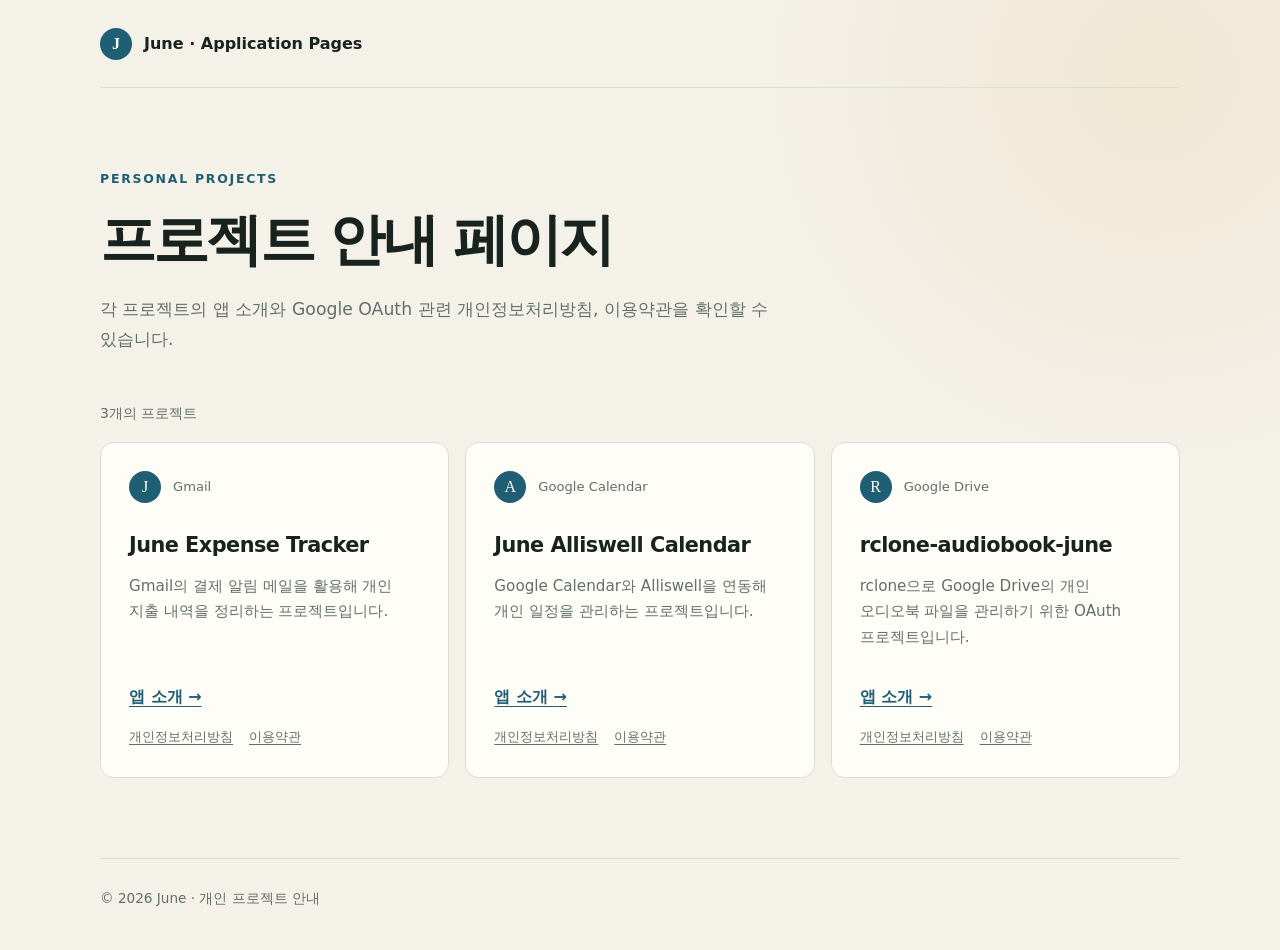
<file: index.html>
<!doctype html>
<html lang="ko">
  <head>
    <meta charset="utf-8" />
    <meta name="viewport" content="width=device-width, initial-scale=1" />
    <meta
      name="description"
      content="June 개인 프로젝트의 앱 소개, 개인정보처리방침, 이용약관을 한곳에서 확인하세요."
    />
    <title>June — 프로젝트 안내</title>
    <style>
      :root {
        color-scheme: light;
        --ink: #18231f;
        --muted: #62706a;
        --paper: #f4f1e9;
        --surface: #fffdf8;
        --accent: #1e5f74;
        --line: #d8ded8;
      }

      * { box-sizing: border-box; }

      body {
        margin: 0;
        color: var(--ink);
        background:
          radial-gradient(circle at 90% 8%, #d9a44120, transparent 25rem),
          var(--paper);
        font-family: system-ui, -apple-system, BlinkMacSystemFont, "Segoe UI", sans-serif;
        line-height: 1.7;
        word-break: keep-all;
        overflow-wrap: anywhere;
      }

      a { color: inherit; text-underline-offset: 0.25em; }
      a:focus-visible { outline: 3px solid #d9a441; outline-offset: 5px; }

      .site-header, main, footer {
        width: min(calc(100% - 2.5rem), 1080px);
        margin-inline: auto;
      }

      .site-header {
        display: flex;
        align-items: center;
        gap: 0.75rem;
        min-height: 5.5rem;
        border-bottom: 1px solid var(--line);
        font-weight: 750;
      }

      .brand-mark, .project-mark {
        display: grid;
        flex-shrink: 0;
        place-items: center;
        width: 2rem;
        height: 2rem;
        border-radius: 50%;
        color: white;
        background: var(--accent);
        font-family: Georgia, "Times New Roman", serif;
      }

      .hero { padding: 5rem 0 3rem; }
      .eyebrow {
        margin: 0 0 1rem;
        color: var(--accent);
        font-size: 0.78rem;
        font-weight: 800;
        letter-spacing: 0.14em;
      }

      h1 {
        margin: 0 0 1.25rem;
        font-size: clamp(2rem, 5vw, 3.5rem);
        line-height: 1.25;
        letter-spacing: -0.05em;
      }

      .lead { max-width: 42rem; margin: 0; color: var(--muted); font-size: 1.08rem; }
      .project-count { margin: 0 0 1rem; color: var(--muted); font-size: 0.88rem; }

      .project-grid {
        display: grid;
        grid-template-columns: repeat(3, minmax(0, 1fr));
        gap: 1rem;
        padding-bottom: 5rem;
      }

      .project {
        display: flex;
        flex-direction: column;
        padding: 1.75rem;
        border: 1px solid var(--line);
        border-radius: 0.85rem;
        background: var(--surface);
      }

      .project-top { display: flex; align-items: center; gap: 0.75rem; margin-bottom: 1.75rem; }
      .service { color: var(--muted); font-size: 0.82rem; }
      h2 { margin: 0 0 0.85rem; font-size: 1.3rem; line-height: 1.4; letter-spacing: -0.025em; }
      h2 a { text-decoration: none; }
      h2 a:hover { color: var(--accent); text-decoration: underline; }
      .description { margin: 0 0 2rem; color: var(--muted); font-size: 0.95rem; }

      .project-links { margin-top: auto; }
      .home-link { display: inline-block; margin-bottom: 1rem; color: var(--accent); font-weight: 750; }
      .policy-links { display: flex; flex-wrap: wrap; gap: 0.5rem 1rem; font-size: 0.82rem; color: var(--muted); }
      footer { padding: 1.75rem 0 2.5rem; border-top: 1px solid var(--line); color: var(--muted); font-size: 0.85rem; }

      @media (max-width: 900px) {
        .project-grid { grid-template-columns: 1fr; }
        .project-top { margin-bottom: 1rem; }
        .description { margin-bottom: 1.5rem; }
      }

      @media (max-width: 480px) {
        .hero { padding-top: 3.5rem; }
        .project { padding: 1.4rem; }
      }
    </style>
  </head>
  <body>
    <header class="site-header">
      <span class="brand-mark" aria-hidden="true">J</span>
      <span>June · Application Pages</span>
    </header>

    <main>
      <section class="hero" aria-labelledby="page-title">
        <p class="eyebrow">PERSONAL PROJECTS</p>
        <h1 id="page-title">프로젝트 안내 페이지</h1>
        <p class="lead">
          각 프로젝트의 앱 소개와 Google OAuth 관련 개인정보처리방침,
          이용약관을 확인할 수 있습니다.
        </p>
      </section>

      <p class="project-count">3개의 프로젝트</p>
      <section class="project-grid" aria-label="프로젝트 목록">
        <article class="project" aria-labelledby="expense-title">
          <div class="project-top">
            <span class="project-mark" aria-hidden="true">J</span>
            <span class="service">Gmail</span>
          </div>
          <h2 id="expense-title"><a href="./june-expense-tracker/">June Expense Tracker</a></h2>
          <p class="description">Gmail의 결제 알림 메일을 활용해 개인 지출 내역을 정리하는 프로젝트입니다.</p>
          <nav class="project-links" aria-label="June Expense Tracker 페이지">
            <a class="home-link" href="./june-expense-tracker/">앱 소개 <span aria-hidden="true">→</span></a>
            <div class="policy-links">
              <a href="./june-expense-tracker/privacy.html">개인정보처리방침</a>
              <a href="./june-expense-tracker/terms.html">이용약관</a>
            </div>
          </nav>
        </article>

        <article class="project" aria-labelledby="calendar-title">
          <div class="project-top">
            <span class="project-mark" aria-hidden="true">A</span>
            <span class="service">Google Calendar</span>
          </div>
          <h2 id="calendar-title"><a href="./june-alliswell-calendar/">June Alliswell Calendar</a></h2>
          <p class="description">Google Calendar와 Alliswell을 연동해 개인 일정을 관리하는 프로젝트입니다.</p>
          <nav class="project-links" aria-label="June Alliswell Calendar 페이지">
            <a class="home-link" href="./june-alliswell-calendar/">앱 소개 <span aria-hidden="true">→</span></a>
            <div class="policy-links">
              <a href="./june-alliswell-calendar/privacy.html">개인정보처리방침</a>
              <a href="./june-alliswell-calendar/terms.html">이용약관</a>
            </div>
          </nav>
        </article>

        <article class="project" aria-labelledby="rclone-title">
          <div class="project-top">
            <span class="project-mark" aria-hidden="true">R</span>
            <span class="service">Google Drive</span>
          </div>
          <h2 id="rclone-title"><a href="./rclone-audiobook-june/">rclone-audiobook-june</a></h2>
          <p class="description">rclone으로 Google Drive의 개인 오디오북 파일을 관리하기 위한 OAuth 프로젝트입니다.</p>
          <nav class="project-links" aria-label="rclone-audiobook-june 페이지">
            <a class="home-link" href="./rclone-audiobook-june/">앱 소개 <span aria-hidden="true">→</span></a>
            <div class="policy-links">
              <a href="./rclone-audiobook-june/privacy.html">개인정보처리방침</a>
              <a href="./rclone-audiobook-june/terms.html">이용약관</a>
            </div>
          </nav>
        </article>
      </section>
    </main>

    <footer>© 2026 June · 개인 프로젝트 안내</footer>
  </body>
</html>
</file>
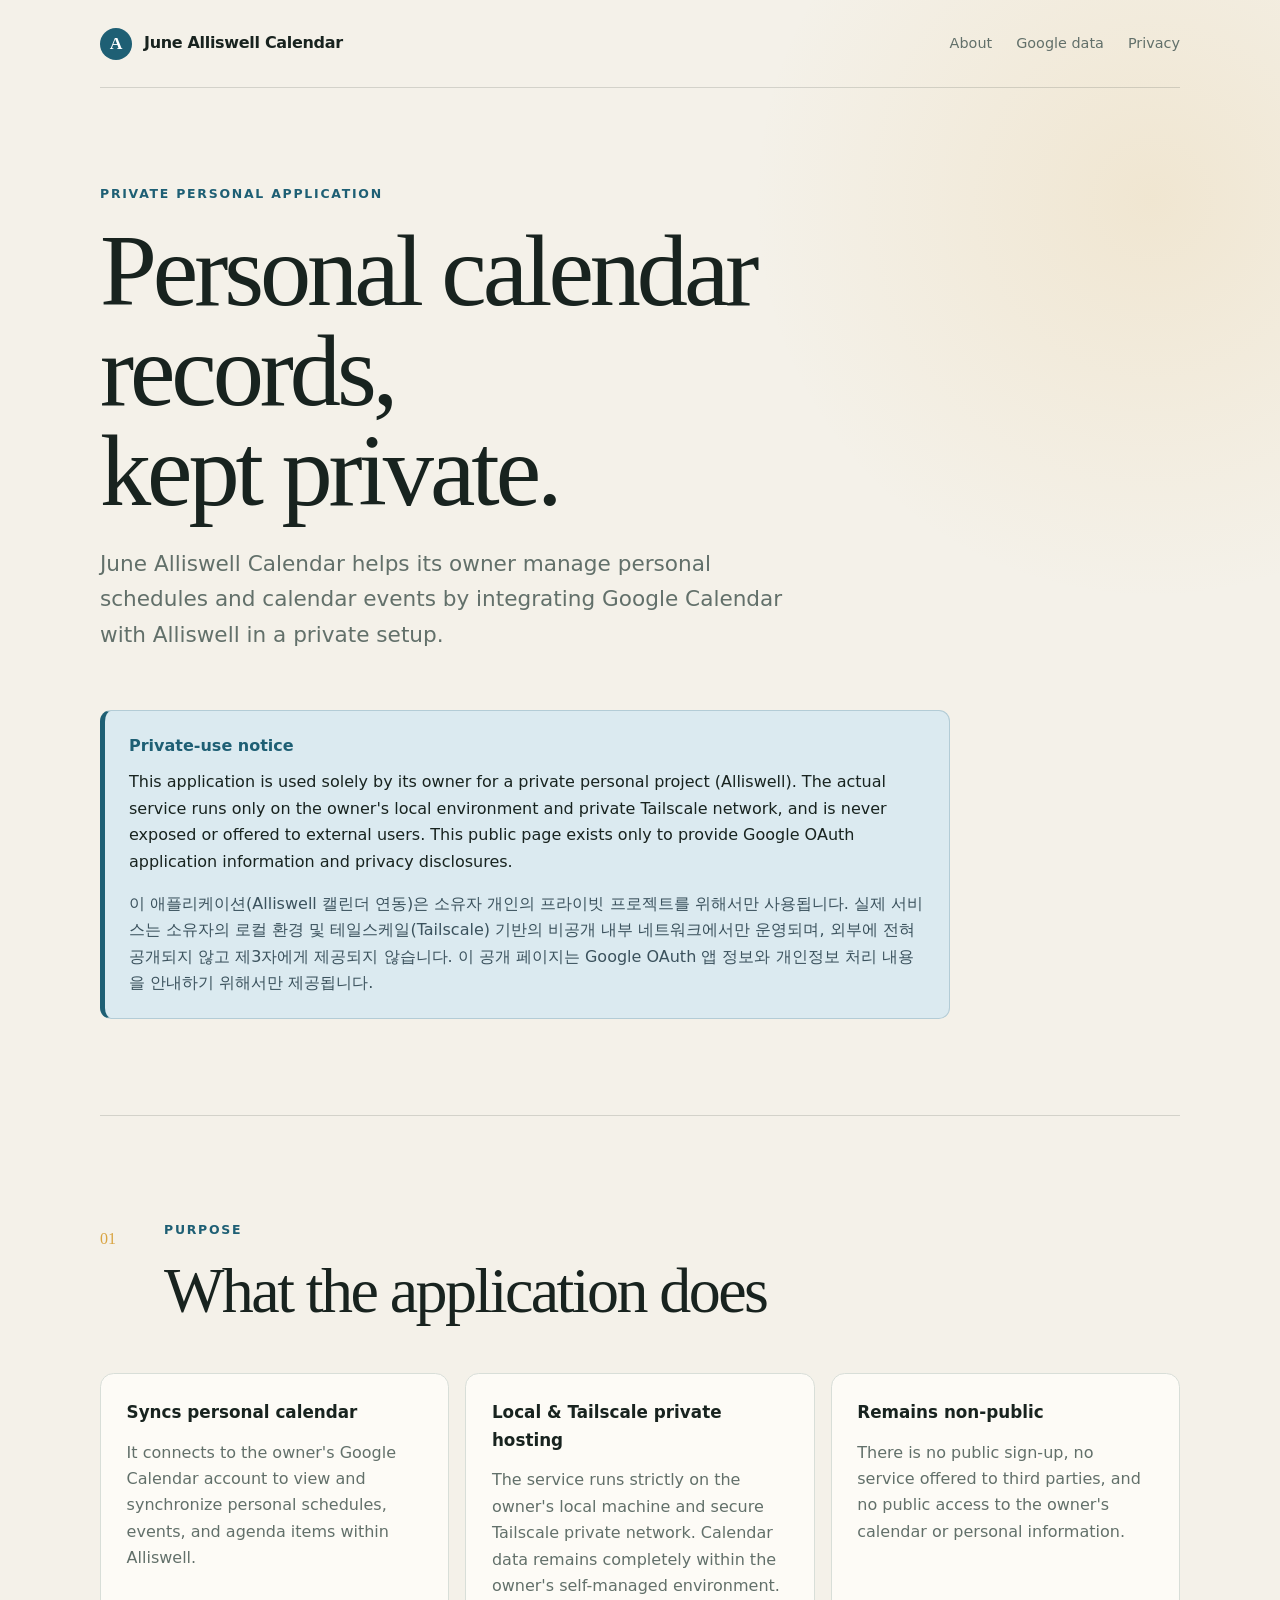
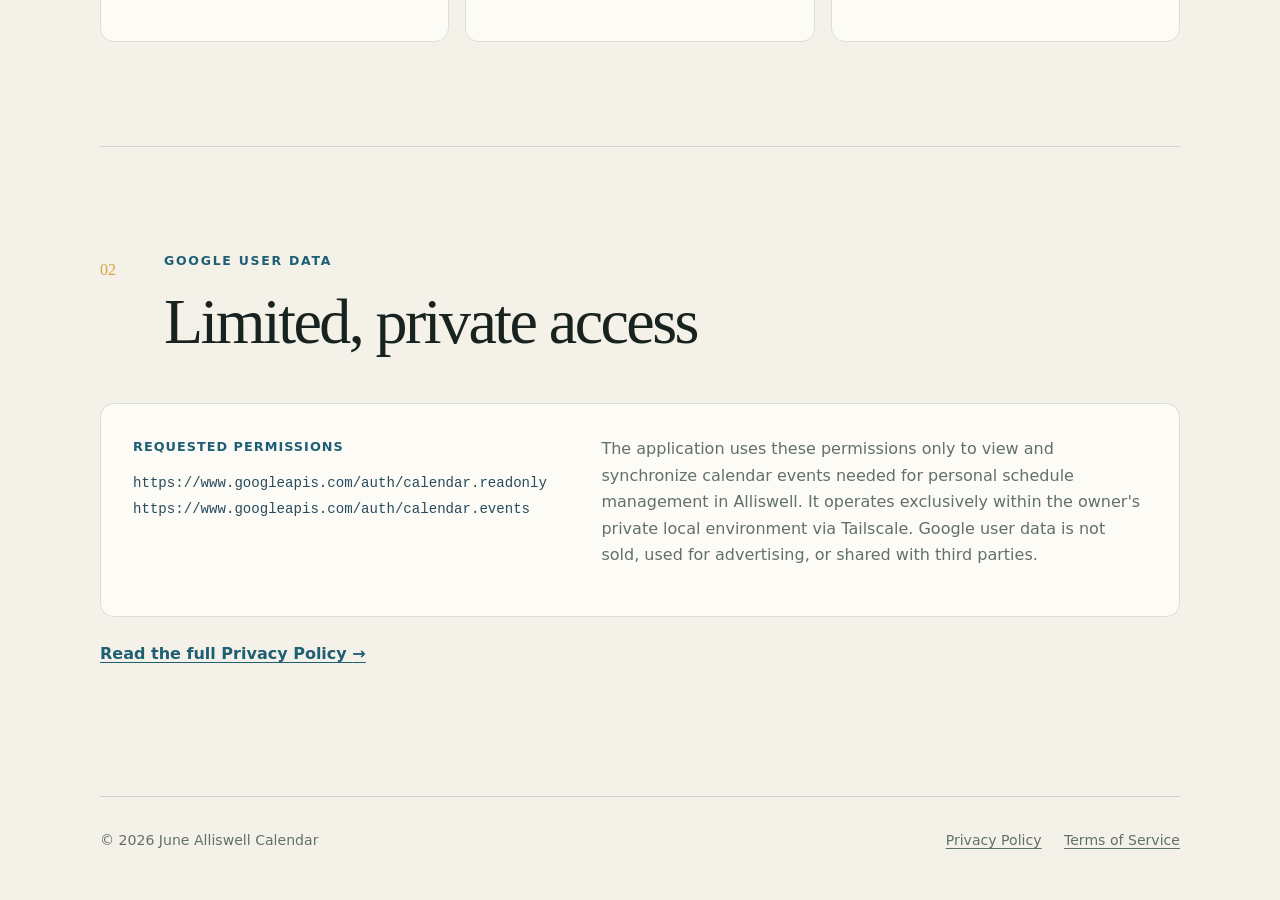
<file: june-alliswell-calendar/index.html>
<!doctype html>
<html lang="en">
  <head>
    <meta charset="utf-8" />
    <meta name="viewport" content="width=device-width, initial-scale=1" />
    <meta
      name="description"
      content="June Alliswell Calendar is a private, non-public personal calendar integration service for Alliswell that accesses Google Calendar strictly on a local environment via Tailscale."
    />
    <meta name="robots" content="index,follow" />
    <title>June Alliswell Calendar</title>
    <link rel="stylesheet" href="./styles.css" />
  </head>
  <body>
    <header class="site-header">
      <a class="brand" href="./" aria-label="June Alliswell Calendar home">
        <span class="brand-mark" aria-hidden="true">A</span>
        <span>June Alliswell Calendar</span>
      </a>
      <nav aria-label="Primary navigation">
        <a href="#about">About</a>
        <a href="#google-data">Google data</a>
        <a href="./privacy.html">Privacy</a>
      </nav>
    </header>

    <main>
      <section class="hero" aria-labelledby="page-title">
        <div class="eyebrow">Private personal application</div>
        <h1 id="page-title">Personal calendar records,<br />kept private.</h1>
        <p class="lead">
          June Alliswell Calendar helps its owner manage personal schedules and
          calendar events by integrating Google Calendar with Alliswell in a
          private setup.
        </p>

        <div class="private-notice" role="note">
          <strong>Private-use notice</strong>
          <p>
            This application is used solely by its owner for a private personal
            project (Alliswell). The actual service runs only on the owner's
            local environment and private Tailscale network, and is never
            exposed or offered to external users. This public page exists only
            to provide Google OAuth application information and privacy
            disclosures.
          </p>
          <p lang="ko">
            이 애플리케이션(Alliswell 캘린더 연동)은 소유자 개인의 프라이빗
            프로젝트를 위해서만 사용됩니다. 실제 서비스는 소유자의 로컬 환경 및
            테일스케일(Tailscale) 기반의 비공개 내부 네트워크에서만 운영되며,
            외부에 전혀 공개되지 않고 제3자에게 제공되지 않습니다. 이 공개
            페이지는 Google OAuth 앱 정보와 개인정보 처리 내용을 안내하기
            위해서만 제공됩니다.
          </p>
        </div>
      </section>

      <section class="section" id="about" aria-labelledby="about-title">
        <div class="section-heading">
          <span>01</span>
          <div>
            <p class="kicker">Purpose</p>
            <h2 id="about-title">What the application does</h2>
          </div>
        </div>
        <div class="content-grid">
          <article class="info-card">
            <h3>Syncs personal calendar</h3>
            <p>
              It connects to the owner's Google Calendar account to view and
              synchronize personal schedules, events, and agenda items within
              Alliswell.
            </p>
          </article>
          <article class="info-card">
            <h3>Local &amp; Tailscale private hosting</h3>
            <p>
              The service runs strictly on the owner's local machine and secure
              Tailscale private network. Calendar data remains completely within
              the owner's self-managed environment.
            </p>
          </article>
          <article class="info-card">
            <h3>Remains non-public</h3>
            <p>
              There is no public sign-up, no service offered to third parties,
              and no public access to the owner's calendar or personal
              information.
            </p>
          </article>
        </div>
      </section>

      <section
        class="section data-section"
        id="google-data"
        aria-labelledby="data-title"
      >
        <div class="section-heading">
          <span>02</span>
          <div>
            <p class="kicker">Google user data</p>
            <h2 id="data-title">Limited, private access</h2>
          </div>
        </div>
        <div class="permission-panel">
          <div>
            <p class="permission-label">Requested permissions</p>
            <code>https://www.googleapis.com/auth/calendar.readonly</code><br />
            <code>https://www.googleapis.com/auth/calendar.events</code>
          </div>
          <p>
            The application uses these permissions only to view and synchronize
            calendar events needed for personal schedule management in
            Alliswell. It operates exclusively within the owner's private local
            environment via Tailscale. Google user data is not sold, used for
            advertising, or shared with third parties.
          </p>
        </div>
        <a class="text-link" href="./privacy.html">
          Read the full Privacy Policy <span aria-hidden="true">→</span>
        </a>
      </section>
    </main>

    <footer>
      <p>© 2026 June Alliswell Calendar</p>
      <div>
        <a href="./privacy.html">Privacy Policy</a>
        <a href="./terms.html">Terms of Service</a>
      </div>
    </footer>
  </body>
</html>
</file>
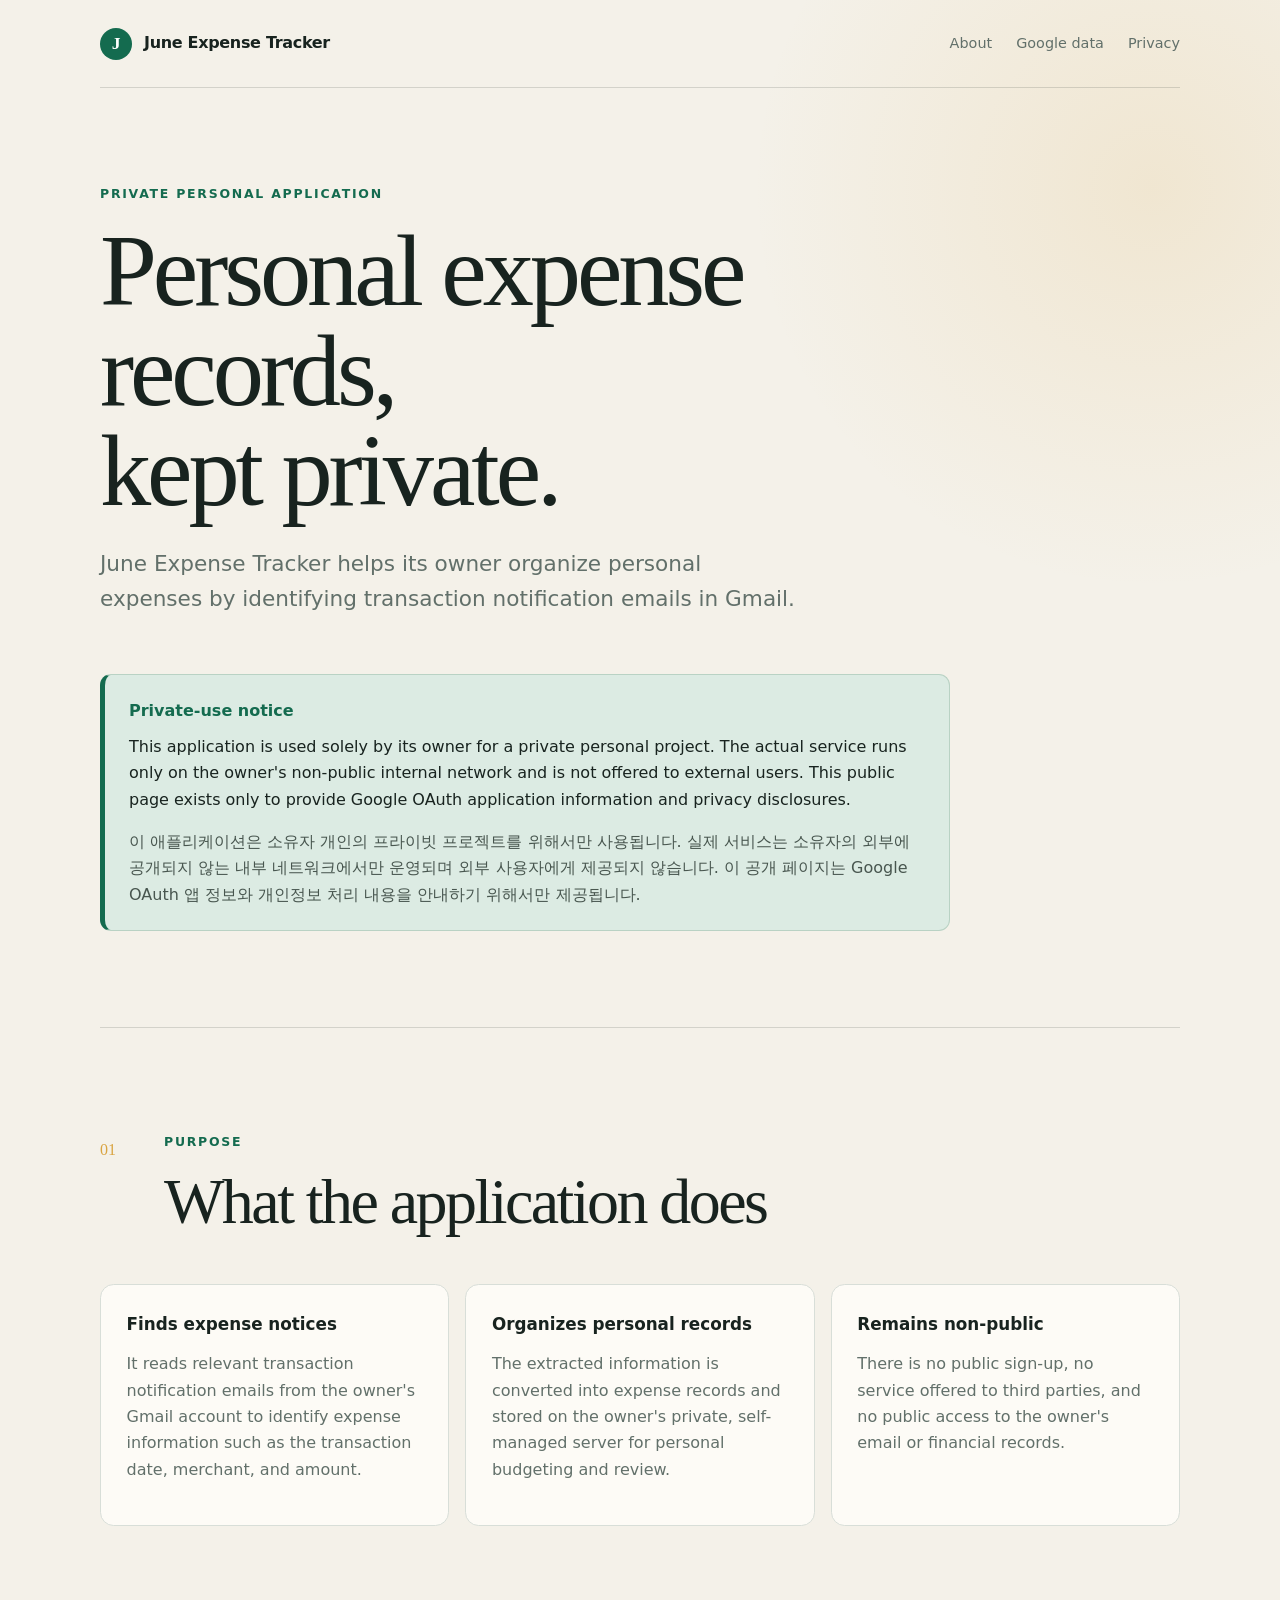
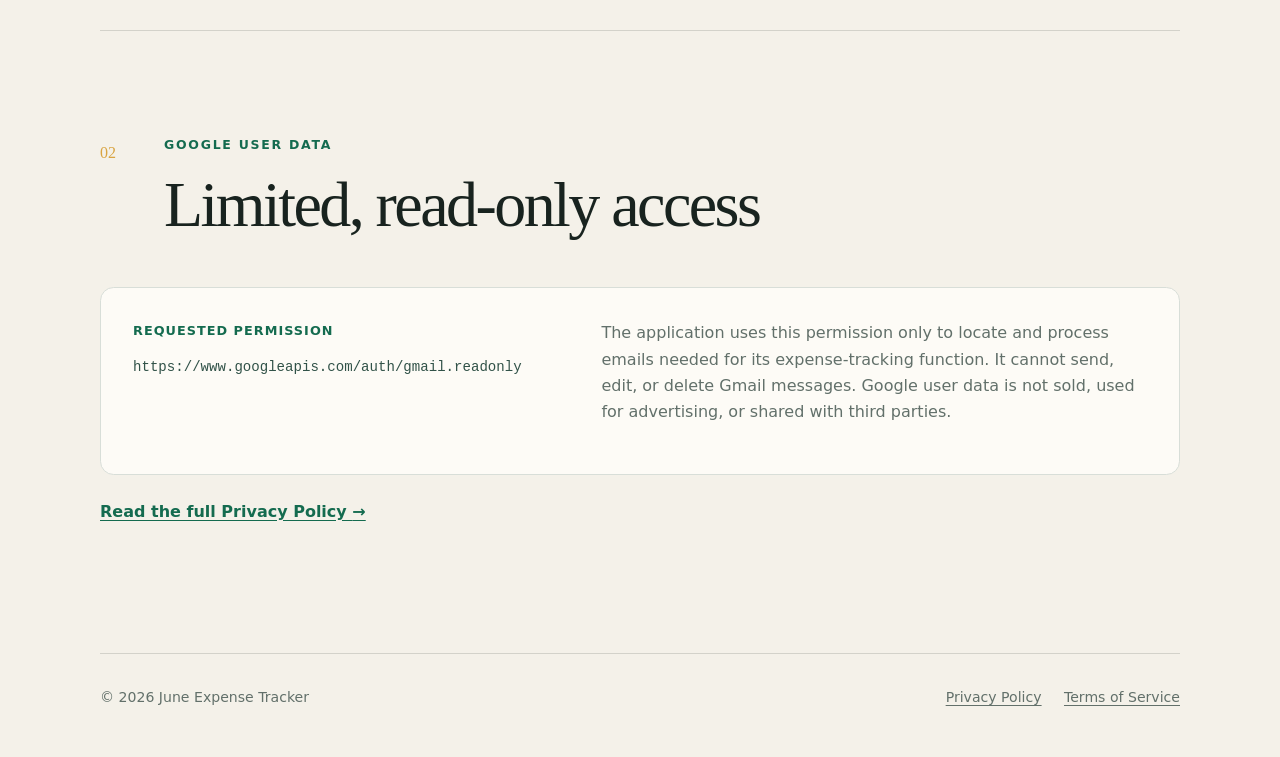
<file: june-expense-tracker/index.html>
<!doctype html>
<html lang="en">
  <head>
    <meta charset="utf-8" />
    <meta name="viewport" content="width=device-width, initial-scale=1" />
    <meta
      name="description"
      content="June Expense Tracker is a private, non-public personal expense tracking service that uses read-only Gmail access to identify expense notification emails."
    />
    <meta name="robots" content="index,follow" />
    <title>June Expense Tracker</title>
    <link rel="stylesheet" href="./styles.css" />
  </head>
  <body>
    <header class="site-header">
      <a class="brand" href="./" aria-label="June Expense Tracker home">
        <span class="brand-mark" aria-hidden="true">J</span>
        <span>June Expense Tracker</span>
      </a>
      <nav aria-label="Primary navigation">
        <a href="#about">About</a>
        <a href="#google-data">Google data</a>
        <a href="./privacy.html">Privacy</a>
      </nav>
    </header>

    <main>
      <section class="hero" aria-labelledby="page-title">
        <div class="eyebrow">Private personal application</div>
        <h1 id="page-title">Personal expense records,<br />kept private.</h1>
        <p class="lead">
          June Expense Tracker helps its owner organize personal expenses by
          identifying transaction notification emails in Gmail.
        </p>

        <div class="private-notice" role="note">
          <strong>Private-use notice</strong>
          <p>
            This application is used solely by its owner for a private personal
            project. The actual service runs only on the owner's non-public
            internal network and is not offered to external users. This public
            page exists only to provide Google OAuth application information
            and privacy disclosures.
          </p>
          <p lang="ko">
            이 애플리케이션은 소유자 개인의 프라이빗 프로젝트를 위해서만
            사용됩니다. 실제 서비스는 소유자의 외부에 공개되지 않는 내부
            네트워크에서만 운영되며 외부 사용자에게 제공되지 않습니다. 이
            공개 페이지는 Google OAuth 앱 정보와 개인정보 처리 내용을
            안내하기 위해서만 제공됩니다.
          </p>
        </div>
      </section>

      <section class="section" id="about" aria-labelledby="about-title">
        <div class="section-heading">
          <span>01</span>
          <div>
            <p class="kicker">Purpose</p>
            <h2 id="about-title">What the application does</h2>
          </div>
        </div>
        <div class="content-grid">
          <article class="info-card">
            <h3>Finds expense notices</h3>
            <p>
              It reads relevant transaction notification emails from the
              owner's Gmail account to identify expense information such as the
              transaction date, merchant, and amount.
            </p>
          </article>
          <article class="info-card">
            <h3>Organizes personal records</h3>
            <p>
              The extracted information is converted into expense records and
              stored on the owner's private, self-managed server for personal
              budgeting and review.
            </p>
          </article>
          <article class="info-card">
            <h3>Remains non-public</h3>
            <p>
              There is no public sign-up, no service offered to third parties,
              and no public access to the owner's email or financial records.
            </p>
          </article>
        </div>
      </section>

      <section class="section data-section" id="google-data" aria-labelledby="data-title">
        <div class="section-heading">
          <span>02</span>
          <div>
            <p class="kicker">Google user data</p>
            <h2 id="data-title">Limited, read-only access</h2>
          </div>
        </div>
        <div class="permission-panel">
          <div>
            <p class="permission-label">Requested permission</p>
            <code>https://www.googleapis.com/auth/gmail.readonly</code>
          </div>
          <p>
            The application uses this permission only to locate and process
            emails needed for its expense-tracking function. It cannot send,
            edit, or delete Gmail messages. Google user data is not sold, used
            for advertising, or shared with third parties.
          </p>
        </div>
        <a class="text-link" href="./privacy.html">
          Read the full Privacy Policy <span aria-hidden="true">→</span>
        </a>
      </section>
    </main>

    <footer>
      <p>© 2026 June Expense Tracker</p>
      <div>
        <a href="./privacy.html">Privacy Policy</a>
        <a href="./terms.html">Terms of Service</a>
      </div>
    </footer>
  </body>
</html>
</file>
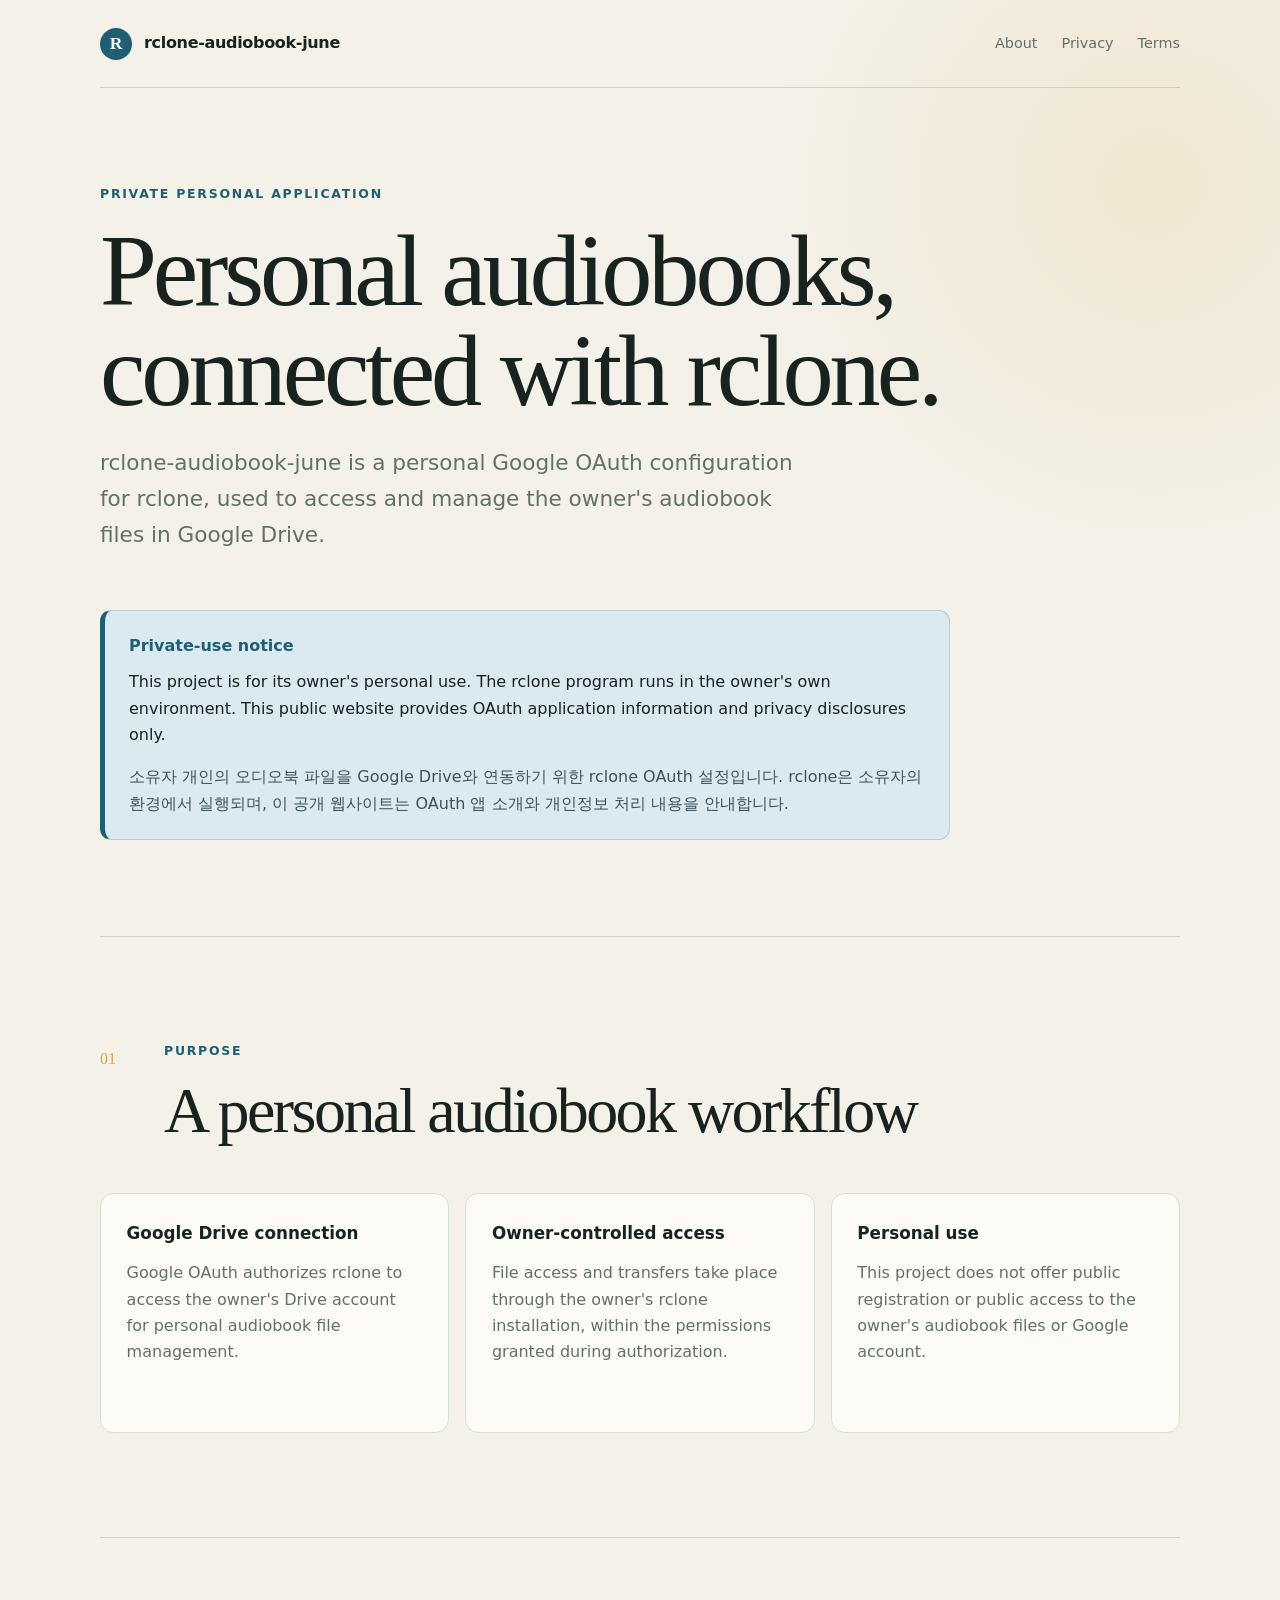
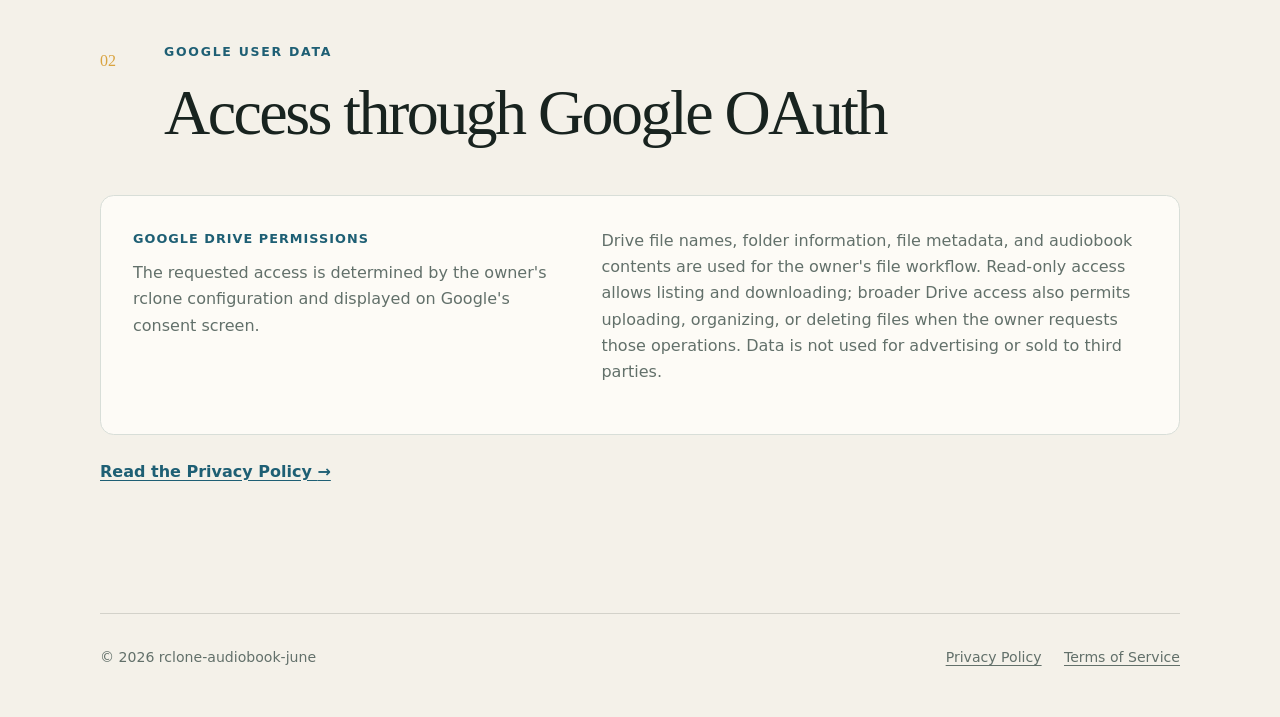
<file: rclone-audiobook-june/index.html>
<!doctype html>
<html lang="en">
  <head>
    <meta charset="utf-8" />
    <meta name="viewport" content="width=device-width, initial-scale=1" />
    <meta name="google-site-verification" content="88HrqnnAVqKRh6SgmZTwmrOM-KzNGGzuyTVOnzzhSkk" />
    <meta
      name="description"
      content="OAuth application information for rclone-audiobook-june, a personal rclone setup for managing audiobook files in Google Drive."
    />
    <title>rclone-audiobook-june</title>
    <link rel="stylesheet" href="./styles.css" />
  </head>
  <body>
    <header class="site-header">
      <a class="brand" href="./" aria-label="rclone-audiobook-june home">
        <span class="brand-mark" aria-hidden="true">R</span>
        <span>rclone-audiobook-june</span>
      </a>
      <nav aria-label="Primary navigation">
        <a href="#about">About</a>
        <a href="./privacy.html">Privacy</a>
        <a href="./terms.html">Terms</a>
      </nav>
    </header>

    <main>
      <section class="hero" aria-labelledby="page-title">
        <div class="eyebrow">Private personal application</div>
        <h1 id="page-title">Personal audiobooks,<br />connected with rclone.</h1>
        <p class="lead">
          rclone-audiobook-june is a personal Google OAuth configuration for
          rclone, used to access and manage the owner's audiobook files in
          Google Drive.
        </p>
        <div class="private-notice" role="note">
          <strong>Private-use notice</strong>
          <p>
            This project is for its owner's personal use. The rclone program
            runs in the owner's own environment. This public website provides
            OAuth application information and privacy disclosures only.
          </p>
          <p lang="ko">
            소유자 개인의 오디오북 파일을 Google Drive와 연동하기 위한 rclone
            OAuth 설정입니다. rclone은 소유자의 환경에서 실행되며, 이 공개
            웹사이트는 OAuth 앱 소개와 개인정보 처리 내용을 안내합니다.
          </p>
        </div>
      </section>

      <section class="section" id="about" aria-labelledby="about-title">
        <div class="section-heading">
          <span>01</span>
          <div>
            <p class="kicker">Purpose</p>
            <h2 id="about-title">A personal audiobook workflow</h2>
          </div>
        </div>
        <div class="content-grid">
          <article class="info-card">
            <h3>Google Drive connection</h3>
            <p>
              Google OAuth authorizes rclone to access the owner's Drive
              account for personal audiobook file management.
            </p>
          </article>
          <article class="info-card">
            <h3>Owner-controlled access</h3>
            <p>
              File access and transfers take place through the owner's rclone
              installation, within the permissions granted during authorization.
            </p>
          </article>
          <article class="info-card">
            <h3>Personal use</h3>
            <p>
              This project does not offer public registration or public access
              to the owner's audiobook files or Google account.
            </p>
          </article>
        </div>
      </section>

      <section class="section data-section" aria-labelledby="data-title">
        <div class="section-heading">
          <span>02</span>
          <div>
            <p class="kicker">Google user data</p>
            <h2 id="data-title">Access through Google OAuth</h2>
          </div>
        </div>
        <div class="permission-panel">
          <div>
            <p class="permission-label">Google Drive permissions</p>
            <p>
              The requested access is determined by the owner's rclone
              configuration and displayed on Google's consent screen.
            </p>
          </div>
          <p>
            Drive file names, folder information, file metadata, and audiobook
            contents are used for the owner's file workflow. Read-only access
            allows listing and downloading; broader Drive access also permits
            uploading, organizing, or deleting files when the owner requests
            those operations. Data is not used for advertising or sold to
            third parties.
          </p>
        </div>
        <a class="text-link" href="./privacy.html">
          Read the Privacy Policy <span aria-hidden="true">→</span>
        </a>
      </section>
    </main>

    <footer>
      <p>© 2026 rclone-audiobook-june</p>
      <div>
        <a href="./privacy.html">Privacy Policy</a>
        <a href="./terms.html">Terms of Service</a>
      </div>
    </footer>
  </body>
</html>
</file>
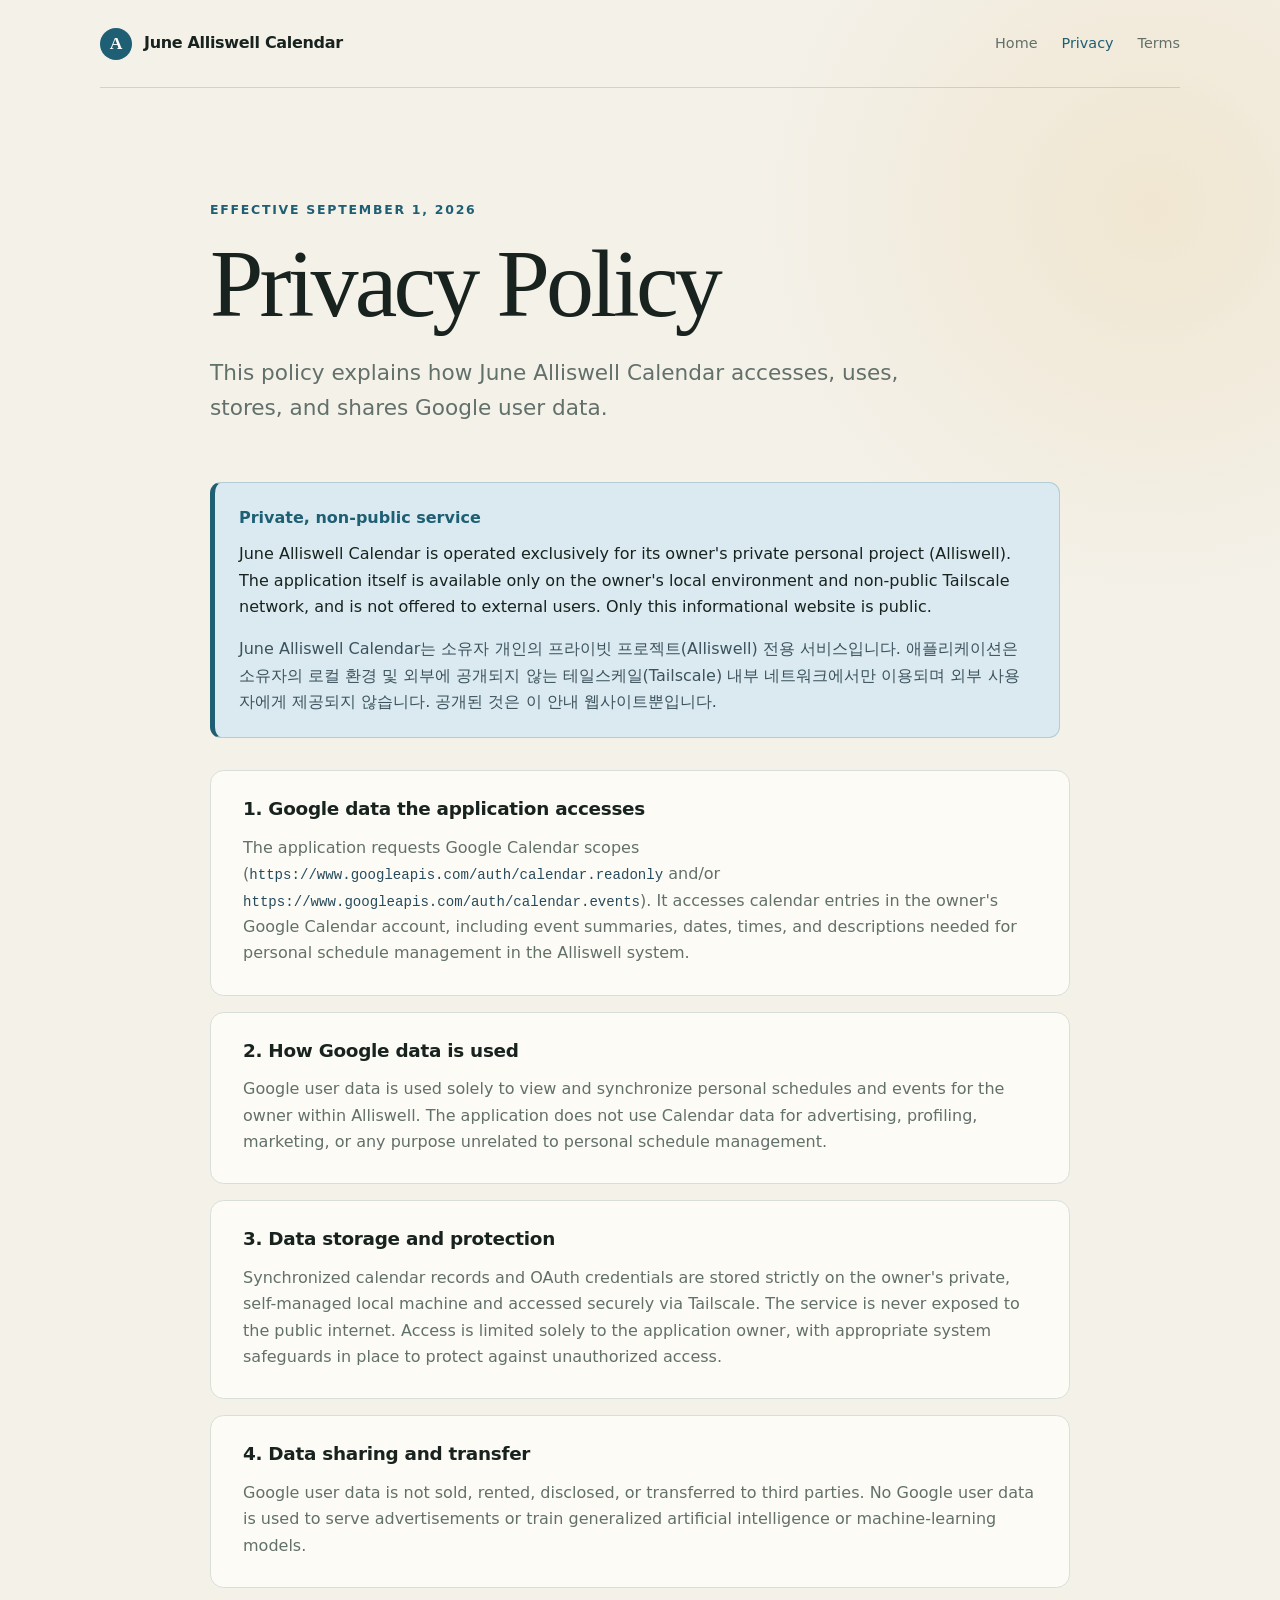
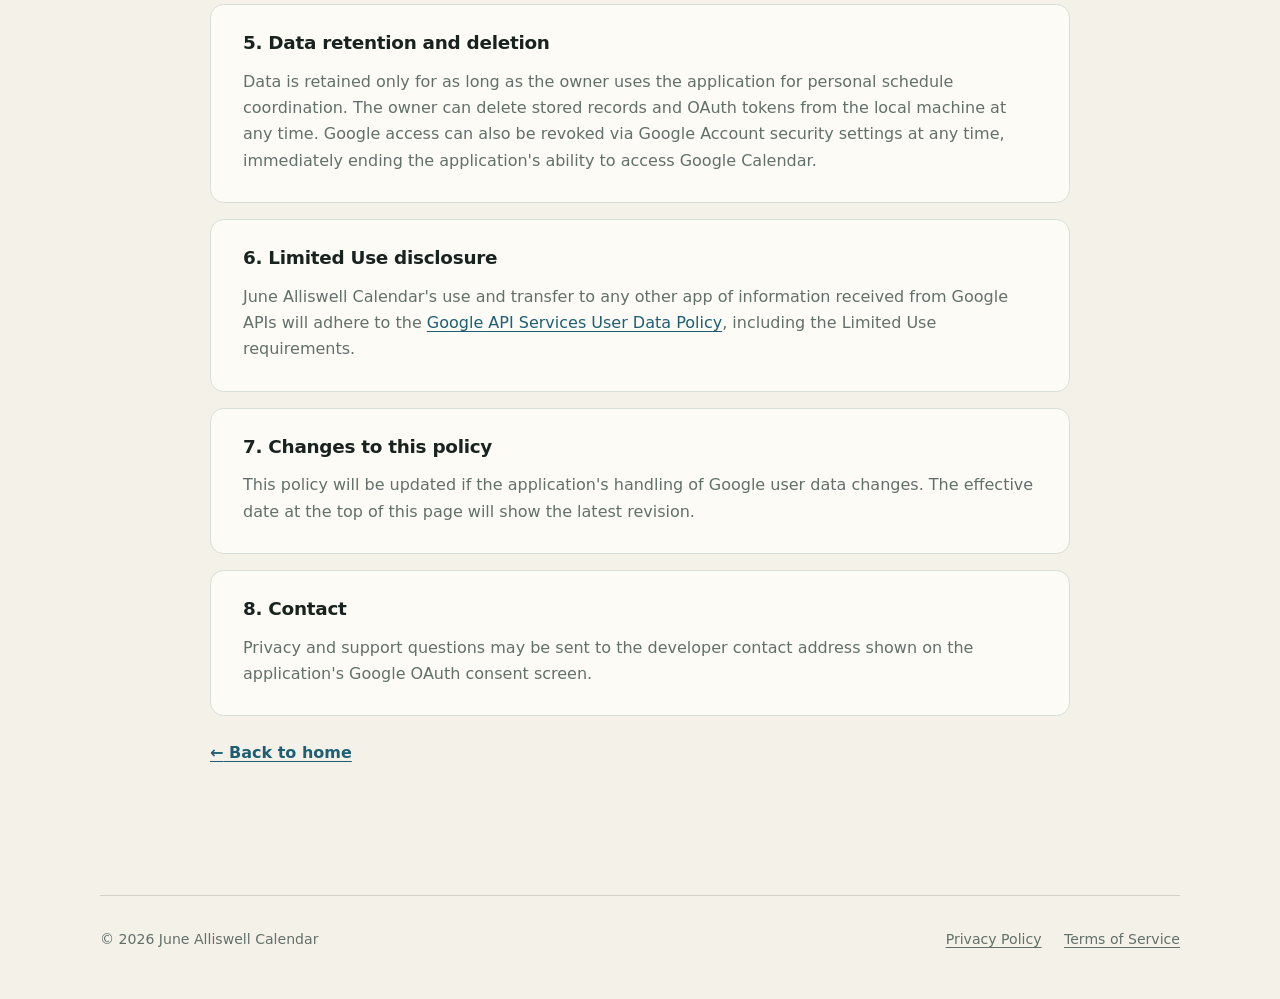
<file: june-alliswell-calendar/privacy.html>
<!doctype html>
<html lang="en">
  <head>
    <meta charset="utf-8" />
    <meta name="viewport" content="width=device-width, initial-scale=1" />
    <meta
      name="description"
      content="Privacy Policy for June Alliswell Calendar, a private and non-public personal calendar integration application."
    />
    <meta name="robots" content="index,follow" />
    <title>Privacy Policy — June Alliswell Calendar</title>
    <link rel="stylesheet" href="./styles.css" />
  </head>
  <body>
    <header class="site-header">
      <a class="brand" href="./" aria-label="June Alliswell Calendar home">
        <span class="brand-mark" aria-hidden="true">A</span>
        <span>June Alliswell Calendar</span>
      </a>
      <nav aria-label="Primary navigation">
        <a href="./">Home</a>
        <a aria-current="page" href="./privacy.html">Privacy</a>
        <a href="./terms.html">Terms</a>
      </nav>
    </header>

    <main class="policy-page">
      <header class="policy-intro">
        <p class="kicker">Effective September 1, 2026</p>
        <h1>Privacy Policy</h1>
        <p class="lead">
          This policy explains how June Alliswell Calendar accesses, uses,
          stores, and shares Google user data.
        </p>
      </header>

      <aside class="private-notice" role="note">
        <strong>Private, non-public service</strong>
        <p>
          June Alliswell Calendar is operated exclusively for its owner's
          private personal project (Alliswell). The application itself is
          available only on the owner's local environment and non-public
          Tailscale network, and is not offered to external users. Only this
          informational website is public.
        </p>
        <p lang="ko">
          June Alliswell Calendar는 소유자 개인의 프라이빗 프로젝트(Alliswell)
          전용 서비스입니다. 애플리케이션은 소유자의 로컬 환경 및 외부에
          공개되지 않는 테일스케일(Tailscale) 내부 네트워크에서만 이용되며 외부
          사용자에게 제공되지 않습니다. 공개된 것은 이 안내 웹사이트뿐입니다.
        </p>
      </aside>

      <div class="policy-content">
        <section>
          <h2>1. Google data the application accesses</h2>
          <p>
            The application requests Google Calendar scopes (<code
              >https://www.googleapis.com/auth/calendar.readonly</code
            >
            and/or
            <code>https://www.googleapis.com/auth/calendar.events</code>). It
            accesses calendar entries in the owner's Google Calendar account,
            including event summaries, dates, times, and descriptions needed for
            personal schedule management in the Alliswell system.
          </p>
        </section>

        <section>
          <h2>2. How Google data is used</h2>
          <p>
            Google user data is used solely to view and synchronize personal
            schedules and events for the owner within Alliswell. The application
            does not use Calendar data for advertising, profiling, marketing, or
            any purpose unrelated to personal schedule management.
          </p>
        </section>

        <section>
          <h2>3. Data storage and protection</h2>
          <p>
            Synchronized calendar records and OAuth credentials are stored
            strictly on the owner's private, self-managed local machine and
            accessed securely via Tailscale. The service is never exposed to the
            public internet. Access is limited solely to the application owner,
            with appropriate system safeguards in place to protect against
            unauthorized access.
          </p>
        </section>

        <section>
          <h2>4. Data sharing and transfer</h2>
          <p>
            Google user data is not sold, rented, disclosed, or transferred to
            third parties. No Google user data is used to serve advertisements
            or train generalized artificial intelligence or machine-learning
            models.
          </p>
        </section>

        <section>
          <h2>5. Data retention and deletion</h2>
          <p>
            Data is retained only for as long as the owner uses the application
            for personal schedule coordination. The owner can delete stored
            records and OAuth tokens from the local machine at any time. Google
            access can also be revoked via Google Account security settings at
            any time, immediately ending the application's ability to access
            Google Calendar.
          </p>
        </section>

        <section>
          <h2>6. Limited Use disclosure</h2>
          <p>
            June Alliswell Calendar's use and transfer to any other app of
            information received from Google APIs will adhere to the
            <a
              href="https://developers.google.com/terms/api-services-user-data-policy"
              rel="noreferrer"
              >Google API Services User Data Policy</a
            >, including the Limited Use requirements.
          </p>
        </section>

        <section>
          <h2>7. Changes to this policy</h2>
          <p>
            This policy will be updated if the application's handling of Google
            user data changes. The effective date at the top of this page will
            show the latest revision.
          </p>
        </section>

        <section>
          <h2>8. Contact</h2>
          <p>
            Privacy and support questions may be sent to the developer contact
            address shown on the application's Google OAuth consent screen.
          </p>
        </section>
      </div>

      <a class="back-link" href="./"
        ><span aria-hidden="true">←</span> Back to home</a
      >
    </main>

    <footer>
      <p>© 2026 June Alliswell Calendar</p>
      <div>
        <a aria-current="page" href="./privacy.html">Privacy Policy</a>
        <a href="./terms.html">Terms of Service</a>
      </div>
    </footer>
  </body>
</html>
</file>
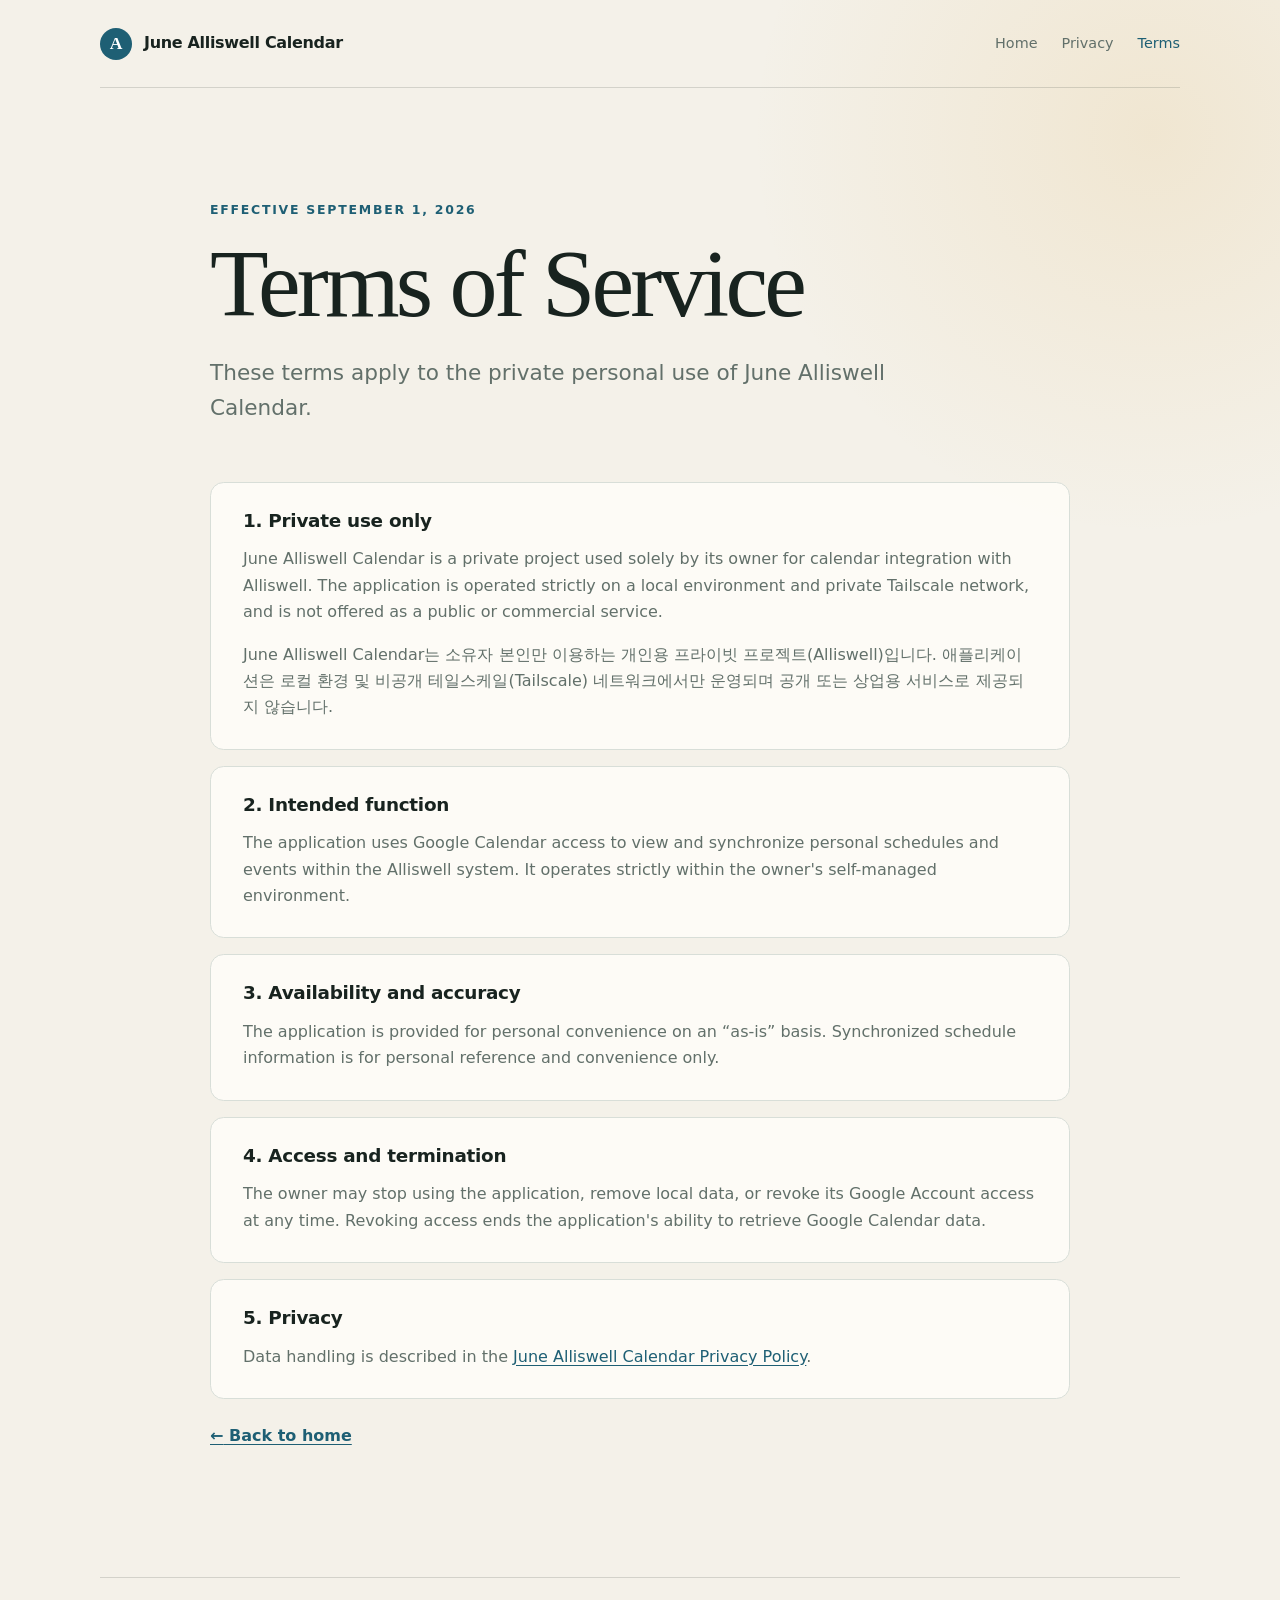
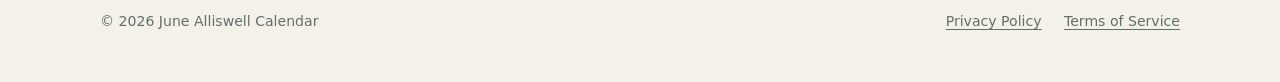
<file: june-alliswell-calendar/terms.html>
<!doctype html>
<html lang="en">
  <head>
    <meta charset="utf-8" />
    <meta name="viewport" content="width=device-width, initial-scale=1" />
    <meta
      name="description"
      content="Terms of Service for June Alliswell Calendar, a private and non-public personal application."
    />
    <meta name="robots" content="index,follow" />
    <title>Terms of Service — June Alliswell Calendar</title>
    <link rel="stylesheet" href="./styles.css" />
  </head>
  <body>
    <header class="site-header">
      <a class="brand" href="./" aria-label="June Alliswell Calendar home">
        <span class="brand-mark" aria-hidden="true">A</span>
        <span>June Alliswell Calendar</span>
      </a>
      <nav aria-label="Primary navigation">
        <a href="./">Home</a>
        <a href="./privacy.html">Privacy</a>
        <a aria-current="page" href="./terms.html">Terms</a>
      </nav>
    </header>

    <main class="policy-page">
      <header class="policy-intro">
        <p class="kicker">Effective September 1, 2026</p>
        <h1>Terms of Service</h1>
        <p class="lead">
          These terms apply to the private personal use of June Alliswell
          Calendar.
        </p>
      </header>

      <div class="policy-content">
        <section>
          <h2>1. Private use only</h2>
          <p>
            June Alliswell Calendar is a private project used solely by its
            owner for calendar integration with Alliswell. The application is
            operated strictly on a local environment and private Tailscale
            network, and is not offered as a public or commercial service.
          </p>
          <p lang="ko">
            June Alliswell Calendar는 소유자 본인만 이용하는 개인용 프라이빗
            프로젝트(Alliswell)입니다. 애플리케이션은 로컬 환경 및 비공개
            테일스케일(Tailscale) 네트워크에서만 운영되며 공개 또는 상업용
            서비스로 제공되지 않습니다.
          </p>
        </section>

        <section>
          <h2>2. Intended function</h2>
          <p>
            The application uses Google Calendar access to view and synchronize
            personal schedules and events within the Alliswell system. It
            operates strictly within the owner's self-managed environment.
          </p>
        </section>

        <section>
          <h2>3. Availability and accuracy</h2>
          <p>
            The application is provided for personal convenience on an “as-is”
            basis. Synchronized schedule information is for personal reference
            and convenience only.
          </p>
        </section>

        <section>
          <h2>4. Access and termination</h2>
          <p>
            The owner may stop using the application, remove local data, or
            revoke its Google Account access at any time. Revoking access ends
            the application's ability to retrieve Google Calendar data.
          </p>
        </section>

        <section>
          <h2>5. Privacy</h2>
          <p>
            Data handling is described in the
            <a href="./privacy.html">June Alliswell Calendar Privacy Policy</a>.
          </p>
        </section>
      </div>

      <a class="back-link" href="./"
        ><span aria-hidden="true">←</span> Back to home</a
      >
    </main>

    <footer>
      <p>© 2026 June Alliswell Calendar</p>
      <div>
        <a href="./privacy.html">Privacy Policy</a>
        <a aria-current="page" href="./terms.html">Terms of Service</a>
      </div>
    </footer>
  </body>
</html>
</file>
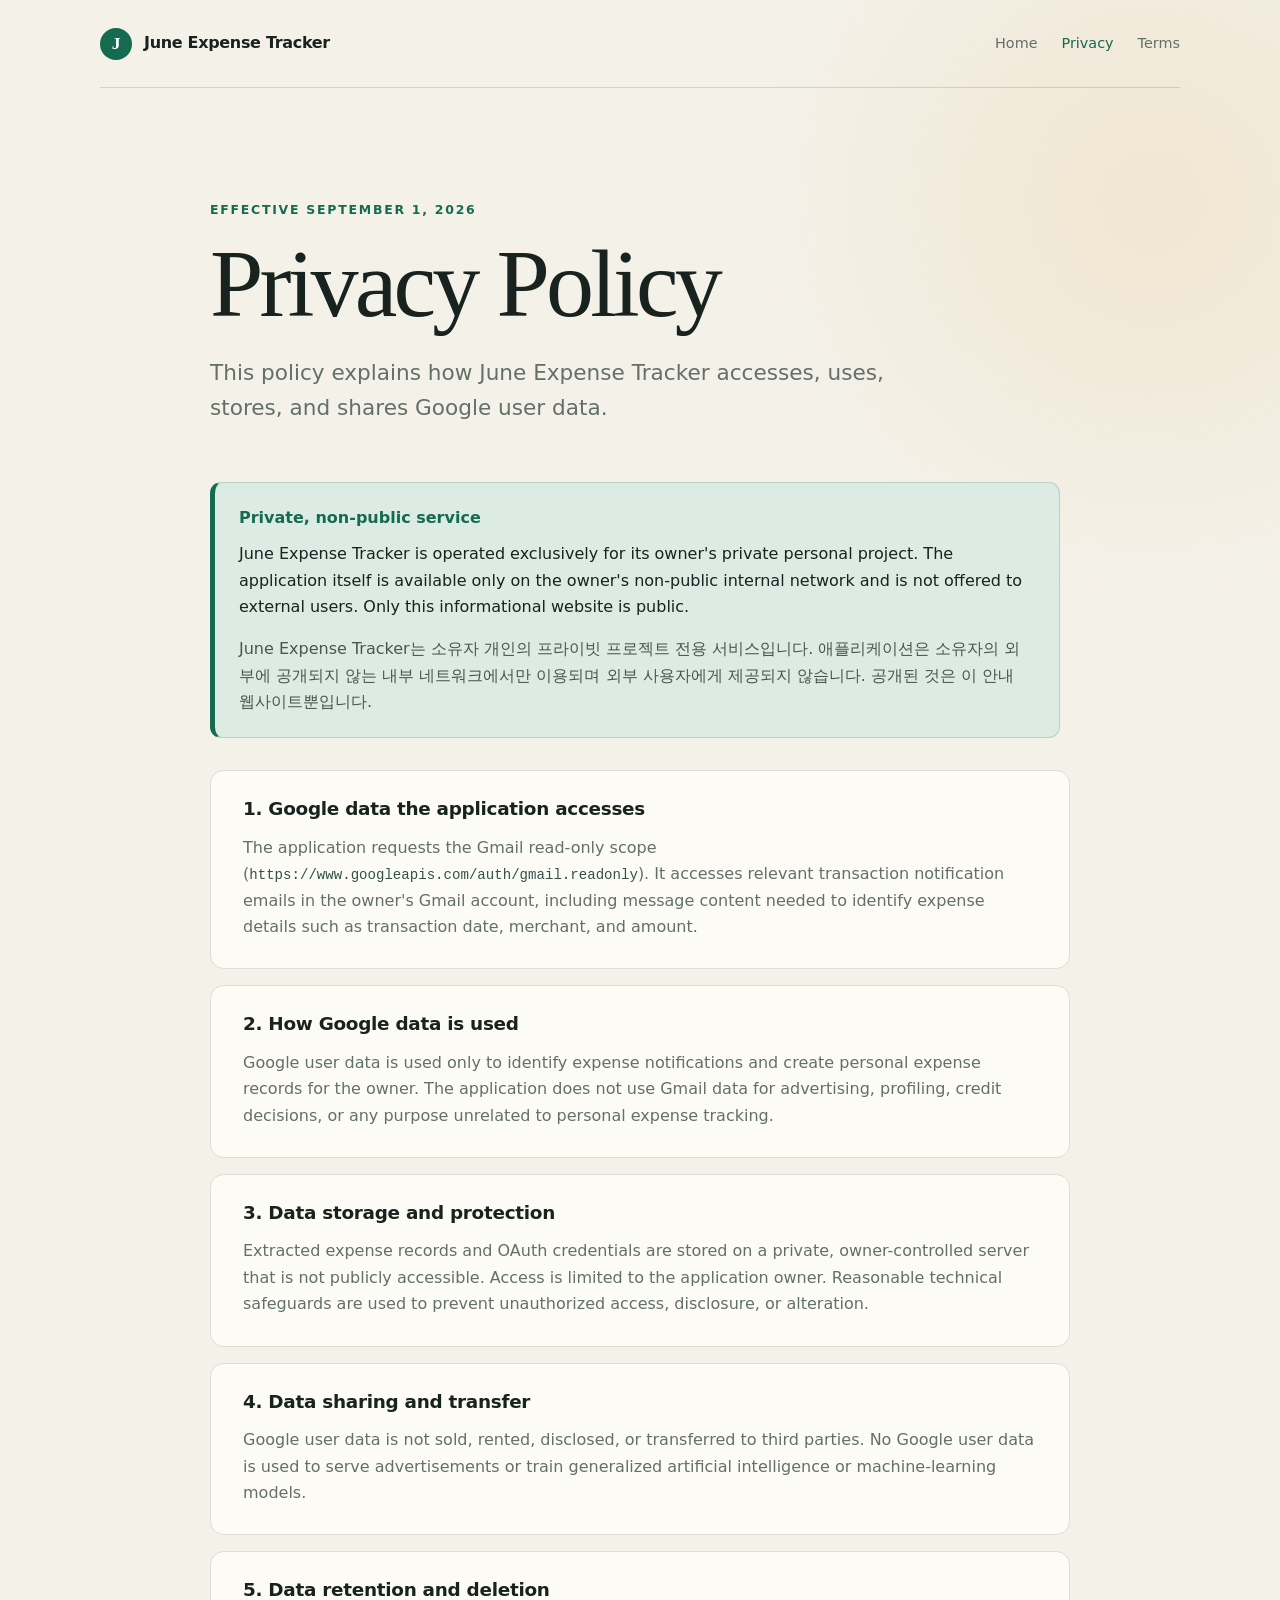
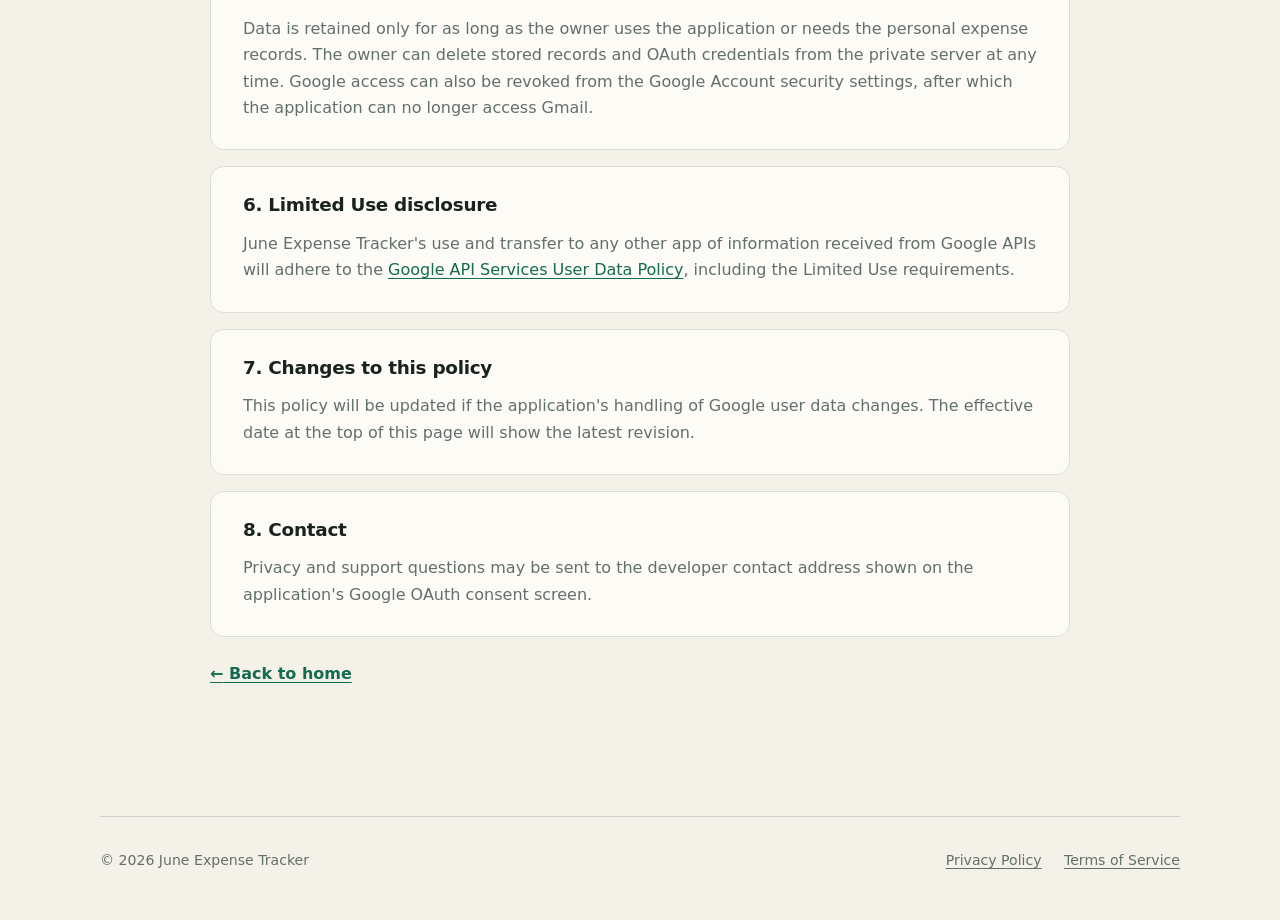
<file: june-expense-tracker/privacy.html>
<!doctype html>
<html lang="en">
  <head>
    <meta charset="utf-8" />
    <meta name="viewport" content="width=device-width, initial-scale=1" />
    <meta
      name="description"
      content="Privacy Policy for June Expense Tracker, a private and non-public personal expense tracking application."
    />
    <meta name="robots" content="index,follow" />
    <title>Privacy Policy — June Expense Tracker</title>
    <link rel="stylesheet" href="./styles.css" />
  </head>
  <body>
    <header class="site-header">
      <a class="brand" href="./" aria-label="June Expense Tracker home">
        <span class="brand-mark" aria-hidden="true">J</span>
        <span>June Expense Tracker</span>
      </a>
      <nav aria-label="Primary navigation">
        <a href="./">Home</a>
        <a aria-current="page" href="./privacy.html">Privacy</a>
        <a href="./terms.html">Terms</a>
      </nav>
    </header>

    <main class="policy-page">
      <header class="policy-intro">
        <p class="kicker">Effective September 1, 2026</p>
        <h1>Privacy Policy</h1>
        <p class="lead">
          This policy explains how June Expense Tracker accesses, uses, stores,
          and shares Google user data.
        </p>
      </header>

      <aside class="private-notice" role="note">
        <strong>Private, non-public service</strong>
        <p>
          June Expense Tracker is operated exclusively for its owner's private
          personal project. The application itself is available only on the
          owner's non-public internal network and is not offered to external
          users. Only this informational website is public.
        </p>
        <p lang="ko">
          June Expense Tracker는 소유자 개인의 프라이빗 프로젝트 전용
          서비스입니다. 애플리케이션은 소유자의 외부에 공개되지 않는 내부
          네트워크에서만 이용되며 외부 사용자에게 제공되지 않습니다. 공개된
          것은 이 안내 웹사이트뿐입니다.
        </p>
      </aside>

      <div class="policy-content">
        <section>
          <h2>1. Google data the application accesses</h2>
          <p>
            The application requests the Gmail read-only scope
            (<code>https://www.googleapis.com/auth/gmail.readonly</code>). It
            accesses relevant transaction notification emails in the owner's
            Gmail account, including message content needed to identify expense
            details such as transaction date, merchant, and amount.
          </p>
        </section>

        <section>
          <h2>2. How Google data is used</h2>
          <p>
            Google user data is used only to identify expense notifications and
            create personal expense records for the owner. The application does
            not use Gmail data for advertising, profiling, credit decisions, or
            any purpose unrelated to personal expense tracking.
          </p>
        </section>

        <section>
          <h2>3. Data storage and protection</h2>
          <p>
            Extracted expense records and OAuth credentials are stored on a
            private, owner-controlled server that is not publicly accessible.
            Access is limited to the application owner. Reasonable technical
            safeguards are used to prevent unauthorized access, disclosure, or
            alteration.
          </p>
        </section>

        <section>
          <h2>4. Data sharing and transfer</h2>
          <p>
            Google user data is not sold, rented, disclosed, or transferred to
            third parties. No Google user data is used to serve advertisements
            or train generalized artificial intelligence or machine-learning
            models.
          </p>
        </section>

        <section>
          <h2>5. Data retention and deletion</h2>
          <p>
            Data is retained only for as long as the owner uses the application
            or needs the personal expense records. The owner can delete stored
            records and OAuth credentials from the private server at any time.
            Google access can also be revoked from the Google Account security
            settings, after which the application can no longer access Gmail.
          </p>
        </section>

        <section>
          <h2>6. Limited Use disclosure</h2>
          <p>
            June Expense Tracker's use and transfer to any other app of
            information received from Google APIs will adhere to the
            <a href="https://developers.google.com/terms/api-services-user-data-policy" rel="noreferrer"
              >Google API Services User Data Policy</a
            >, including the Limited Use requirements.
          </p>
        </section>

        <section>
          <h2>7. Changes to this policy</h2>
          <p>
            This policy will be updated if the application's handling of Google
            user data changes. The effective date at the top of this page will
            show the latest revision.
          </p>
        </section>

        <section>
          <h2>8. Contact</h2>
          <p>
            Privacy and support questions may be sent to the developer contact
            address shown on the application's Google OAuth consent screen.
          </p>
        </section>
      </div>

      <a class="back-link" href="./"><span aria-hidden="true">←</span> Back to home</a>
    </main>

    <footer>
      <p>© 2026 June Expense Tracker</p>
      <div>
        <a aria-current="page" href="./privacy.html">Privacy Policy</a>
        <a href="./terms.html">Terms of Service</a>
      </div>
    </footer>
  </body>
</html>
</file>
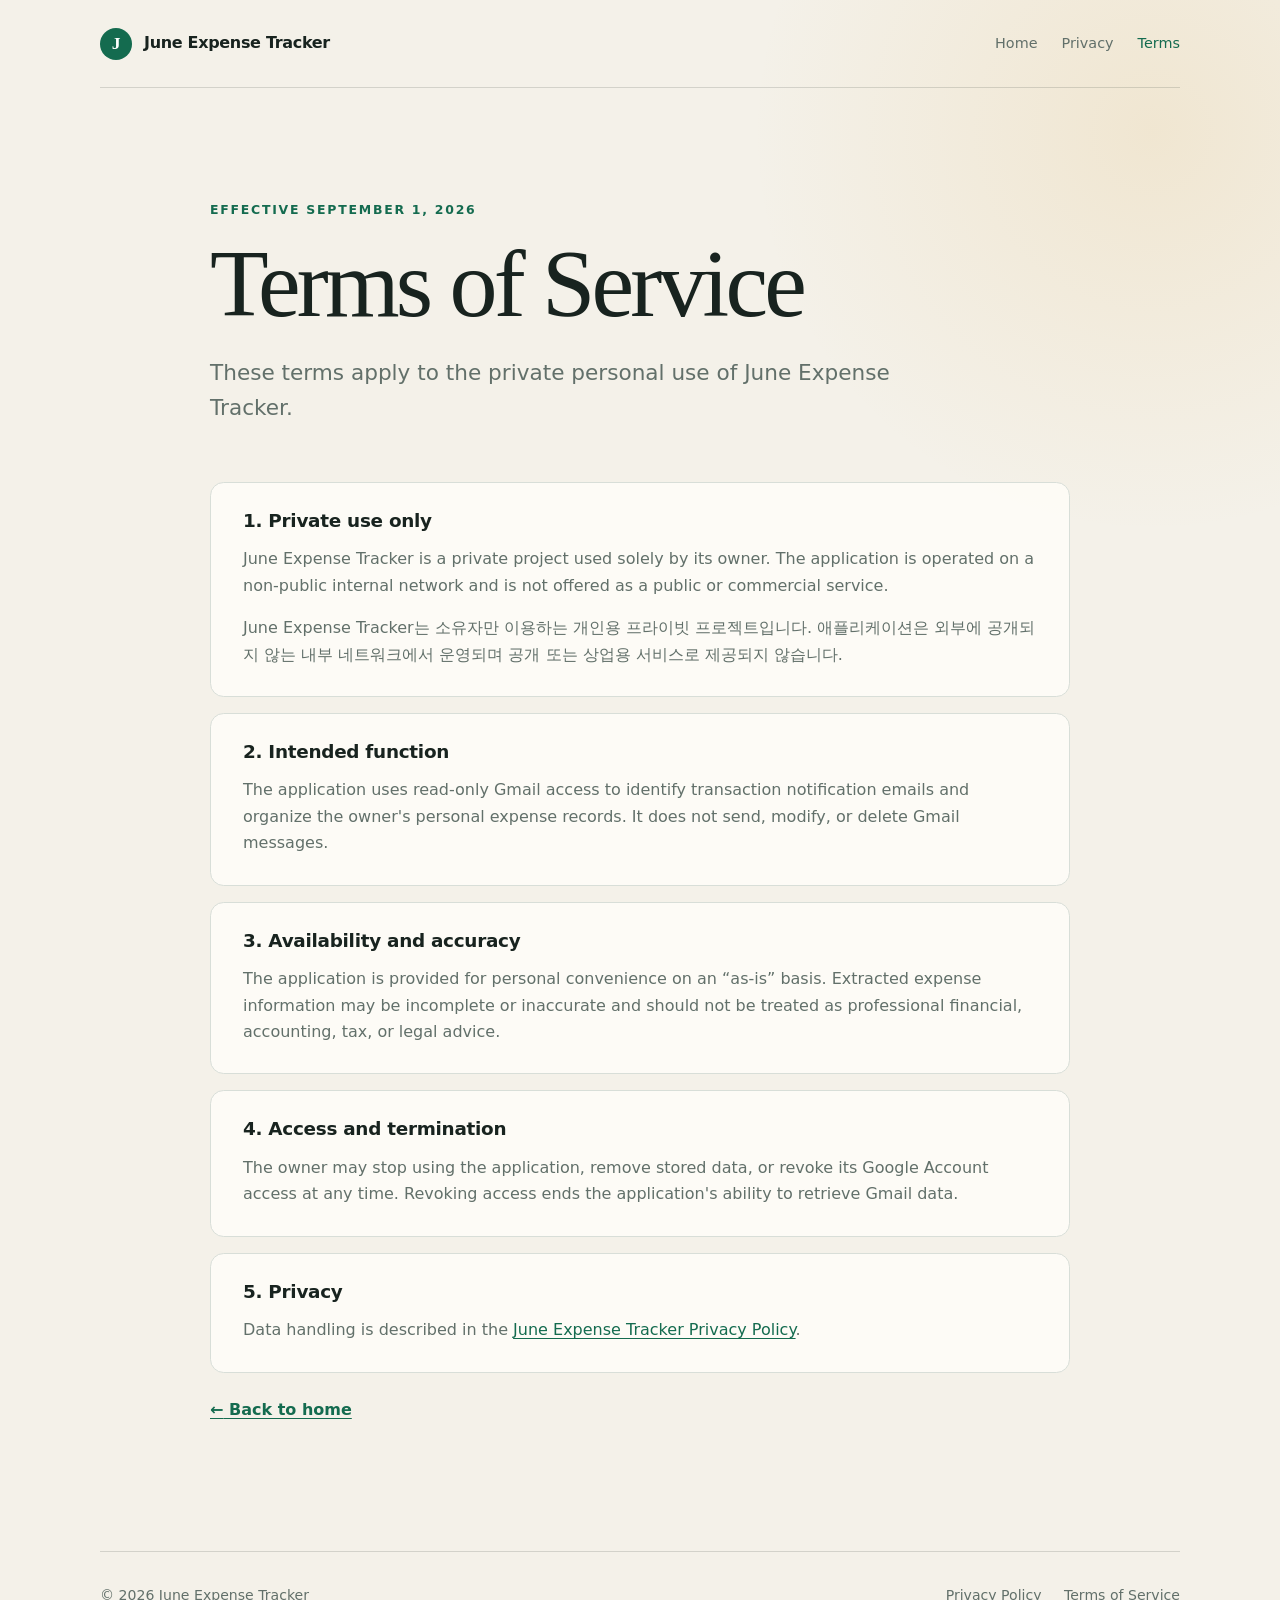
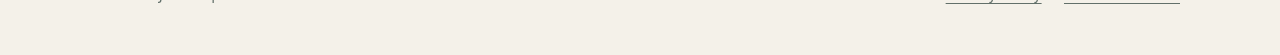
<file: june-expense-tracker/terms.html>
<!doctype html>
<html lang="en">
  <head>
    <meta charset="utf-8" />
    <meta name="viewport" content="width=device-width, initial-scale=1" />
    <meta
      name="description"
      content="Terms of Service for June Expense Tracker, a private and non-public personal application."
    />
    <meta name="robots" content="index,follow" />
    <title>Terms of Service — June Expense Tracker</title>
    <link rel="stylesheet" href="./styles.css" />
  </head>
  <body>
    <header class="site-header">
      <a class="brand" href="./" aria-label="June Expense Tracker home">
        <span class="brand-mark" aria-hidden="true">J</span>
        <span>June Expense Tracker</span>
      </a>
      <nav aria-label="Primary navigation">
        <a href="./">Home</a>
        <a href="./privacy.html">Privacy</a>
        <a aria-current="page" href="./terms.html">Terms</a>
      </nav>
    </header>

    <main class="policy-page">
      <header class="policy-intro">
        <p class="kicker">Effective September 1, 2026</p>
        <h1>Terms of Service</h1>
        <p class="lead">
          These terms apply to the private personal use of June Expense Tracker.
        </p>
      </header>

      <div class="policy-content">
        <section>
          <h2>1. Private use only</h2>
          <p>
            June Expense Tracker is a private project used solely by its owner.
            The application is operated on a non-public internal network and is
            not offered as a public or commercial service.
          </p>
          <p lang="ko">
            June Expense Tracker는 소유자만 이용하는 개인용 프라이빗
            프로젝트입니다. 애플리케이션은 외부에 공개되지 않는 내부
            네트워크에서 운영되며 공개 또는 상업용 서비스로 제공되지 않습니다.
          </p>
        </section>

        <section>
          <h2>2. Intended function</h2>
          <p>
            The application uses read-only Gmail access to identify transaction
            notification emails and organize the owner's personal expense
            records. It does not send, modify, or delete Gmail messages.
          </p>
        </section>

        <section>
          <h2>3. Availability and accuracy</h2>
          <p>
            The application is provided for personal convenience on an
            “as-is” basis. Extracted expense information may be incomplete or
            inaccurate and should not be treated as professional financial,
            accounting, tax, or legal advice.
          </p>
        </section>

        <section>
          <h2>4. Access and termination</h2>
          <p>
            The owner may stop using the application, remove stored data, or
            revoke its Google Account access at any time. Revoking access ends
            the application's ability to retrieve Gmail data.
          </p>
        </section>

        <section>
          <h2>5. Privacy</h2>
          <p>
            Data handling is described in the
            <a href="./privacy.html">June Expense Tracker Privacy Policy</a>.
          </p>
        </section>
      </div>

      <a class="back-link" href="./"><span aria-hidden="true">←</span> Back to home</a>
    </main>

    <footer>
      <p>© 2026 June Expense Tracker</p>
      <div>
        <a href="./privacy.html">Privacy Policy</a>
        <a aria-current="page" href="./terms.html">Terms of Service</a>
      </div>
    </footer>
  </body>
</html>
</file>
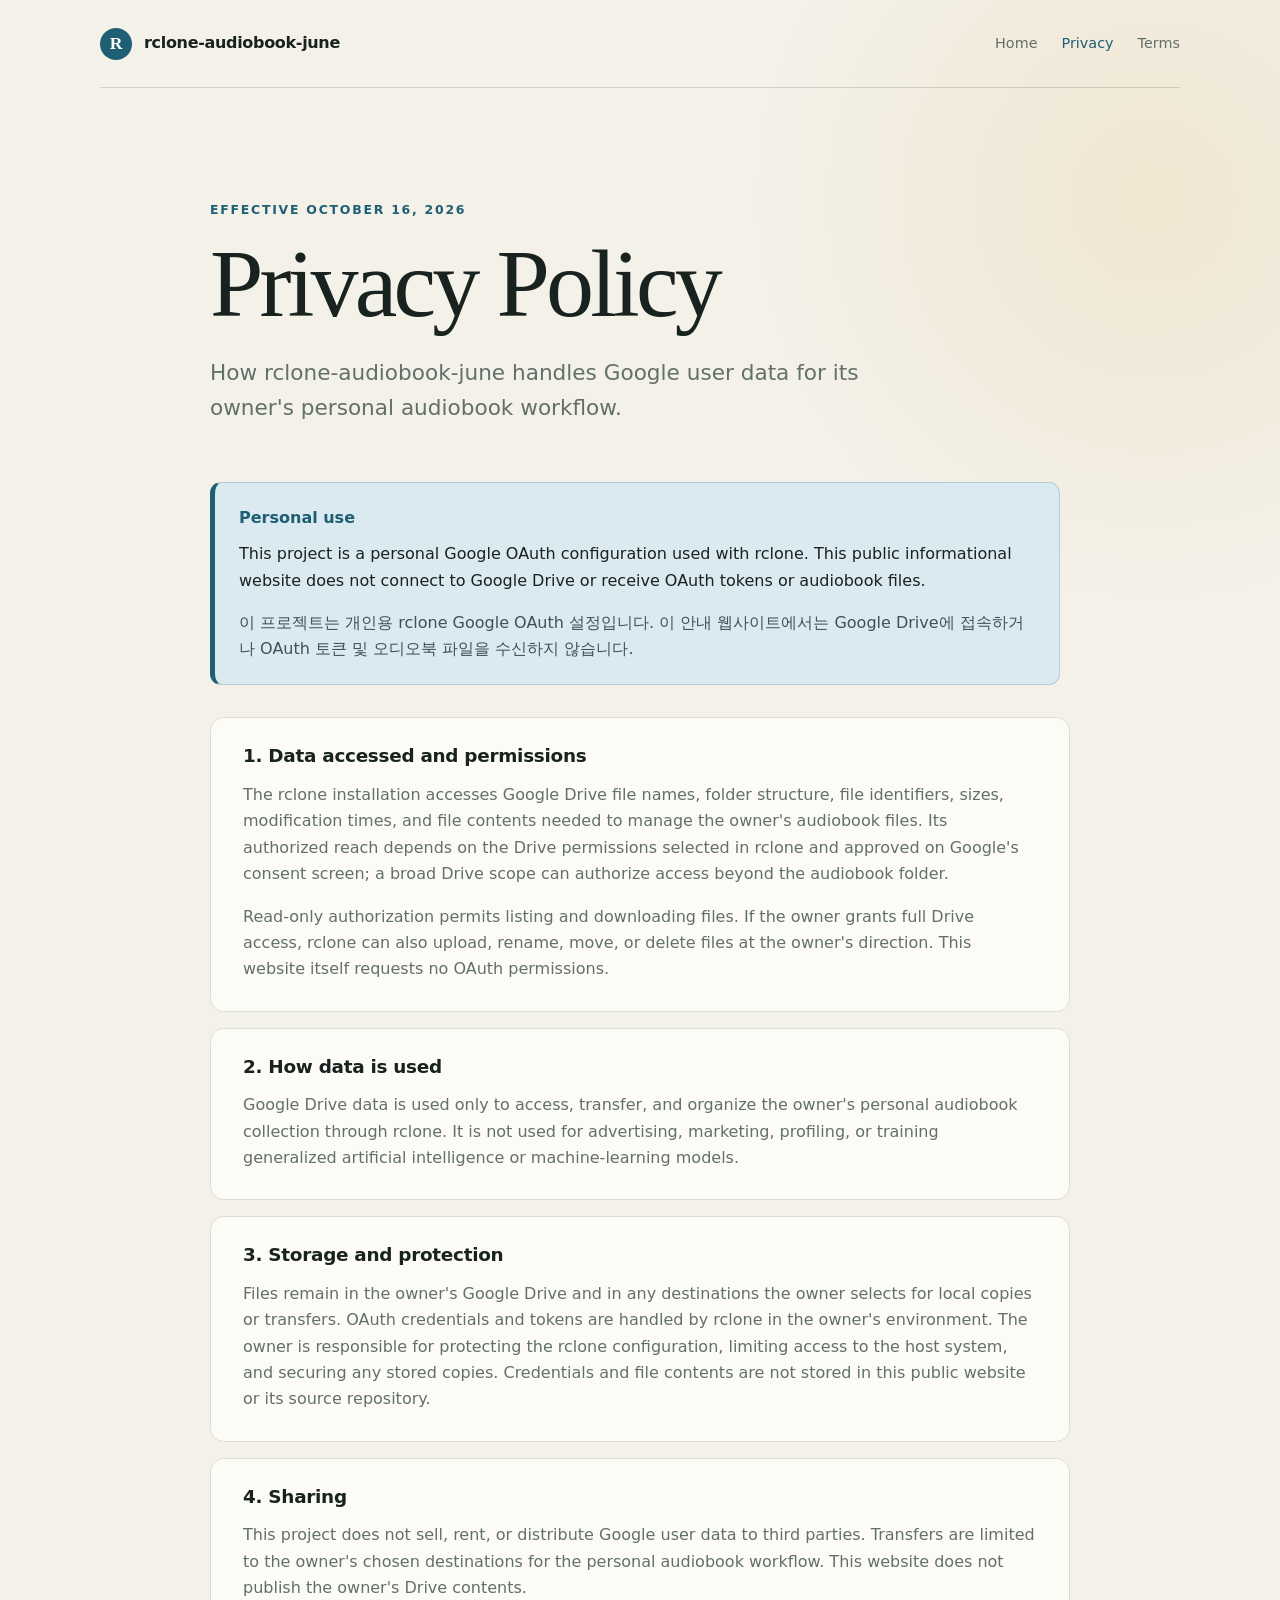
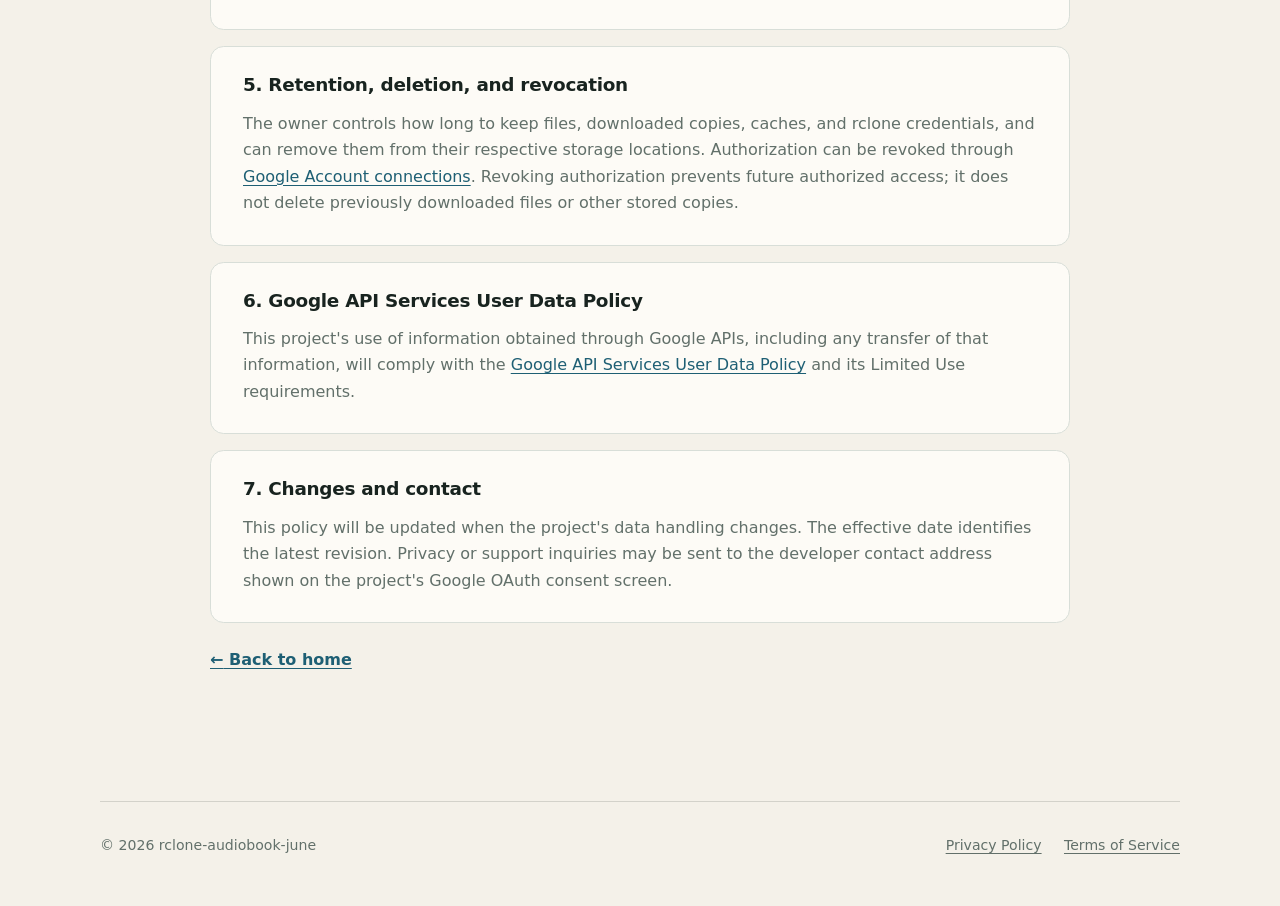
<file: rclone-audiobook-june/privacy.html>
<!doctype html>
<html lang="en">
  <head>
    <meta charset="utf-8" />
    <meta name="viewport" content="width=device-width, initial-scale=1" />
    <meta
      name="description"
      content="Privacy Policy for rclone-audiobook-june, a personal Google Drive connection used with rclone for audiobook files."
    />
    <title>Privacy Policy — rclone-audiobook-june</title>
    <link rel="stylesheet" href="./styles.css" />
  </head>
  <body>
    <header class="site-header">
      <a class="brand" href="./" aria-label="rclone-audiobook-june home">
        <span class="brand-mark" aria-hidden="true">R</span>
        <span>rclone-audiobook-june</span>
      </a>
      <nav aria-label="Primary navigation">
        <a href="./">Home</a>
        <a aria-current="page" href="./privacy.html">Privacy</a>
        <a href="./terms.html">Terms</a>
      </nav>
    </header>

    <main class="policy-page">
      <header class="policy-intro">
        <p class="kicker">Effective October 16, 2026</p>
        <h1>Privacy Policy</h1>
        <p class="lead">
          How rclone-audiobook-june handles Google user data for its owner's
          personal audiobook workflow.
        </p>
      </header>

      <aside class="private-notice" role="note">
        <strong>Personal use</strong>
        <p>
          This project is a personal Google OAuth configuration used with
          rclone. This public informational website does not connect to Google
          Drive or receive OAuth tokens or audiobook files.
        </p>
        <p lang="ko">
          이 프로젝트는 개인용 rclone Google OAuth 설정입니다. 이 안내
          웹사이트에서는 Google Drive에 접속하거나 OAuth 토큰 및 오디오북
          파일을 수신하지 않습니다.
        </p>
      </aside>

      <div class="policy-content">
        <section>
          <h2>1. Data accessed and permissions</h2>
          <p>
            The rclone installation accesses Google Drive file names, folder
            structure, file identifiers, sizes, modification times, and file
            contents needed to manage the owner's audiobook files. Its
            authorized reach depends on the Drive permissions selected in
            rclone and approved on Google's consent screen; a broad Drive scope
            can authorize access beyond the audiobook folder.
          </p>
          <p>
            Read-only authorization permits listing and downloading files.
            If the owner grants full Drive access, rclone can also upload,
            rename, move, or delete files at the owner's direction. This
            website itself requests no OAuth permissions.
          </p>
        </section>
        <section>
          <h2>2. How data is used</h2>
          <p>
            Google Drive data is used only to access, transfer, and organize
            the owner's personal audiobook collection through rclone. It is
            not used for advertising, marketing, profiling, or training
            generalized artificial intelligence or machine-learning models.
          </p>
        </section>
        <section>
          <h2>3. Storage and protection</h2>
          <p>
            Files remain in the owner's Google Drive and in any destinations
            the owner selects for local copies or transfers. OAuth credentials
            and tokens are handled by rclone in the owner's environment.
            The owner is responsible for protecting the rclone configuration,
            limiting access to the host system, and securing any stored copies.
            Credentials and file contents are not stored in this public website
            or its source repository.
          </p>
        </section>
        <section>
          <h2>4. Sharing</h2>
          <p>
            This project does not sell, rent, or distribute Google user data to
            third parties. Transfers are limited to the owner's chosen
            destinations for the personal audiobook workflow. This website
            does not publish the owner's Drive contents.
          </p>
        </section>
        <section>
          <h2>5. Retention, deletion, and revocation</h2>
          <p>
            The owner controls how long to keep files, downloaded copies,
            caches, and rclone credentials, and can remove them from their
            respective storage locations. Authorization can be revoked through
            <a href="https://myaccount.google.com/connections">Google Account connections</a>.
            Revoking authorization prevents future authorized access; it does
            not delete previously downloaded files or other stored copies.
          </p>
        </section>
        <section>
          <h2>6. Google API Services User Data Policy</h2>
          <p>
            This project's use of information obtained through Google APIs,
            including any transfer of that information, will comply with the
            <a href="https://developers.google.com/terms/api-services-user-data-policy">Google API Services User Data Policy</a>
            and its Limited Use requirements.
          </p>
        </section>
        <section>
          <h2>7. Changes and contact</h2>
          <p>
            This policy will be updated when the project's data handling
            changes. The effective date identifies the latest revision.
            Privacy or support inquiries may be sent to the developer contact
            address shown on the project's Google OAuth consent screen.
          </p>
        </section>
      </div>

      <a class="back-link" href="./"><span aria-hidden="true">←</span> Back to home</a>
    </main>

    <footer>
      <p>© 2026 rclone-audiobook-june</p>
      <div>
        <a aria-current="page" href="./privacy.html">Privacy Policy</a>
        <a href="./terms.html">Terms of Service</a>
      </div>
    </footer>
  </body>
</html>
</file>
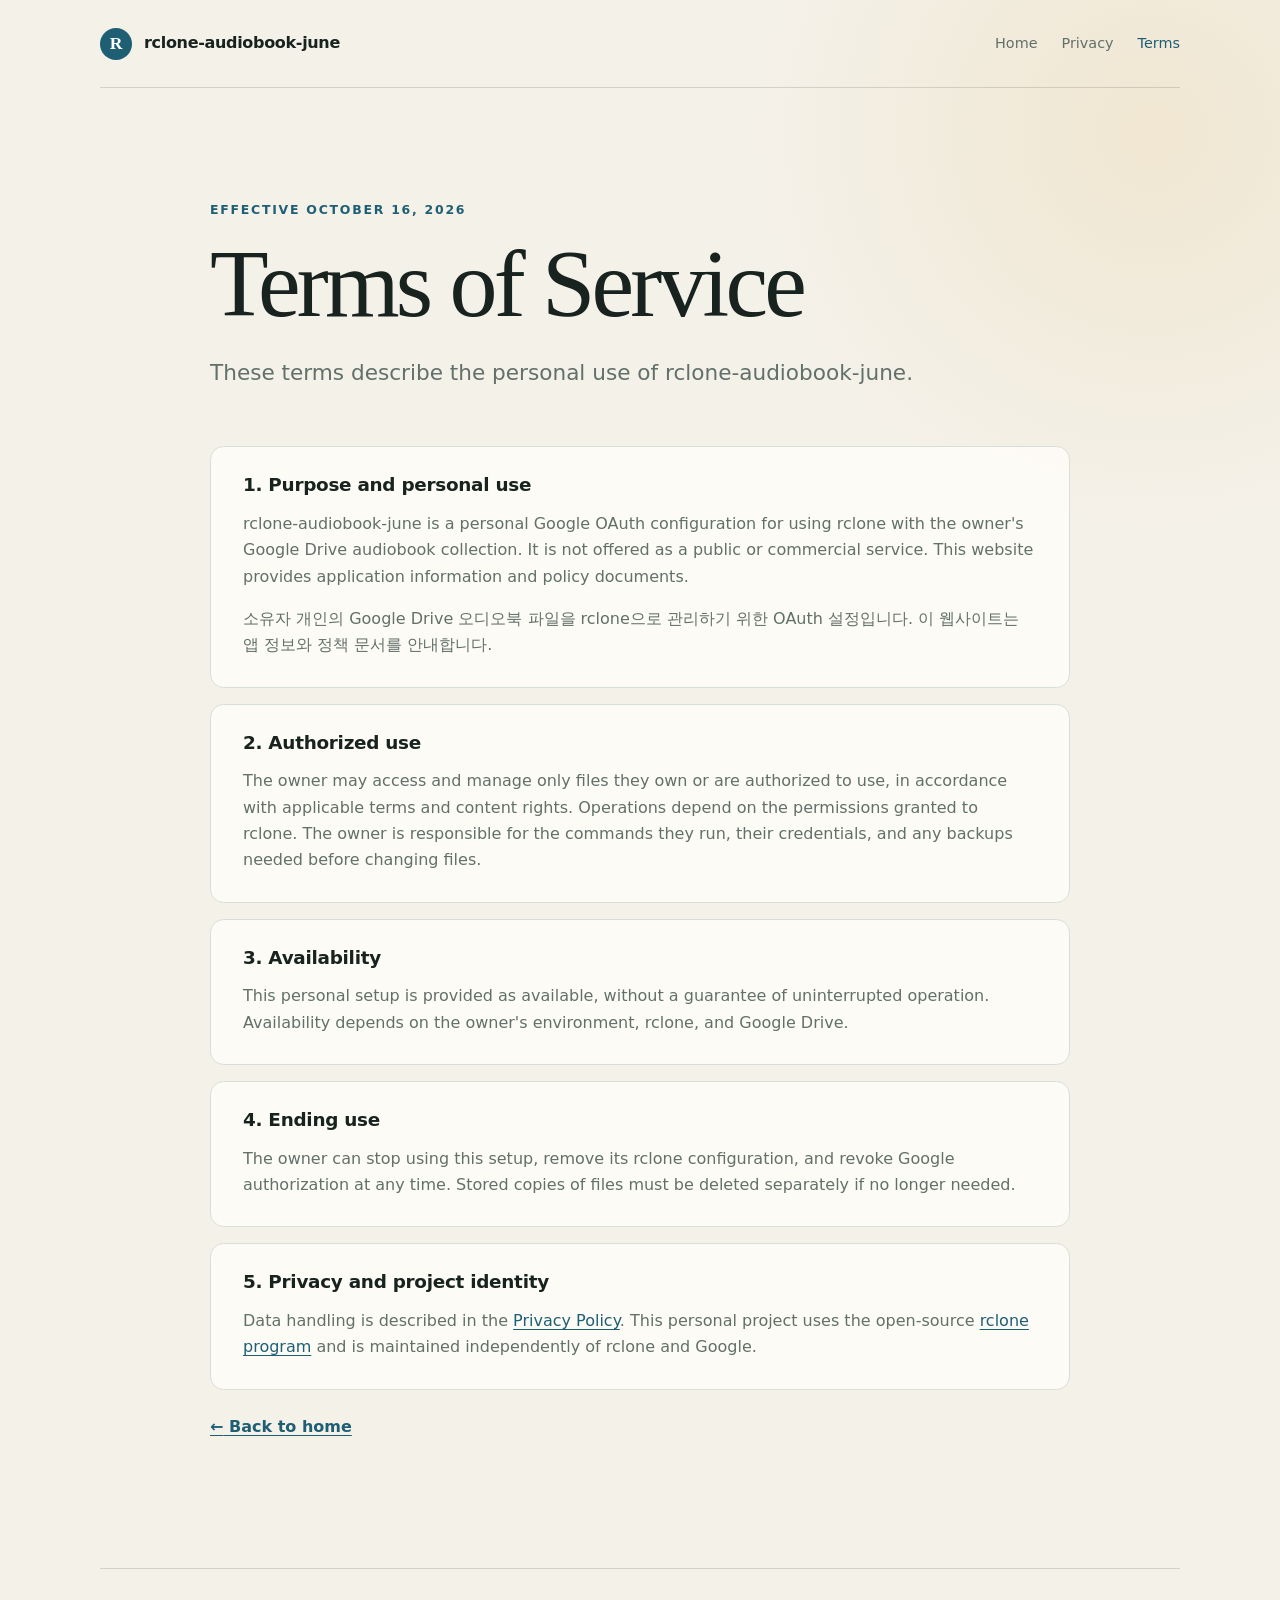
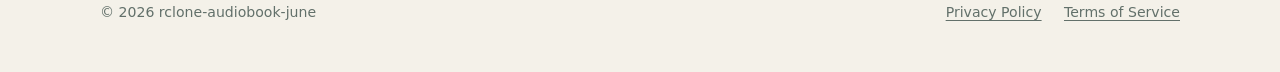
<file: rclone-audiobook-june/terms.html>
<!doctype html>
<html lang="en">
  <head>
    <meta charset="utf-8" />
    <meta name="viewport" content="width=device-width, initial-scale=1" />
    <meta
      name="description"
      content="Terms of Service for rclone-audiobook-june, a personal rclone OAuth configuration for Google Drive audiobook files."
    />
    <title>Terms of Service — rclone-audiobook-june</title>
    <link rel="stylesheet" href="./styles.css" />
  </head>
  <body>
    <header class="site-header">
      <a class="brand" href="./" aria-label="rclone-audiobook-june home">
        <span class="brand-mark" aria-hidden="true">R</span>
        <span>rclone-audiobook-june</span>
      </a>
      <nav aria-label="Primary navigation">
        <a href="./">Home</a>
        <a href="./privacy.html">Privacy</a>
        <a aria-current="page" href="./terms.html">Terms</a>
      </nav>
    </header>

    <main class="policy-page">
      <header class="policy-intro">
        <p class="kicker">Effective October 16, 2026</p>
        <h1>Terms of Service</h1>
        <p class="lead">
          These terms describe the personal use of rclone-audiobook-june.
        </p>
      </header>

      <div class="policy-content">
        <section>
          <h2>1. Purpose and personal use</h2>
          <p>
            rclone-audiobook-june is a personal Google OAuth configuration for
            using rclone with the owner's Google Drive audiobook collection.
            It is not offered as a public or commercial service. This website
            provides application information and policy documents.
          </p>
          <p lang="ko">
            소유자 개인의 Google Drive 오디오북 파일을 rclone으로 관리하기
            위한 OAuth 설정입니다. 이 웹사이트는 앱 정보와 정책 문서를
            안내합니다.
          </p>
        </section>
        <section>
          <h2>2. Authorized use</h2>
          <p>
            The owner may access and manage only files they own or are
            authorized to use, in accordance with applicable terms and content
            rights. Operations depend on the permissions granted to rclone.
            The owner is responsible for the commands they run, their
            credentials, and any backups needed before changing files.
          </p>
        </section>
        <section>
          <h2>3. Availability</h2>
          <p>
            This personal setup is provided as available, without a guarantee
            of uninterrupted operation. Availability depends on the owner's
            environment, rclone, and Google Drive.
          </p>
        </section>
        <section>
          <h2>4. Ending use</h2>
          <p>
            The owner can stop using this setup, remove its rclone
            configuration, and revoke Google authorization at any time.
            Stored copies of files must be deleted separately if no longer
            needed.
          </p>
        </section>
        <section>
          <h2>5. Privacy and project identity</h2>
          <p>
            Data handling is described in the
            <a href="./privacy.html">Privacy Policy</a>.
            This personal project uses the open-source
            <a href="https://rclone.org/">rclone program</a> and is maintained
            independently of rclone and Google.
          </p>
        </section>
      </div>

      <a class="back-link" href="./"><span aria-hidden="true">←</span> Back to home</a>
    </main>

    <footer>
      <p>© 2026 rclone-audiobook-june</p>
      <div>
        <a href="./privacy.html">Privacy Policy</a>
        <a aria-current="page" href="./terms.html">Terms of Service</a>
      </div>
    </footer>
  </body>
</html>
</file>
<file: june-alliswell-calendar/styles.css>
:root {
  color-scheme: light;
  --ink: #18231f;
  --muted: #62706a;
  --paper: #f4f1e9;
  --surface: #fffdf8;
  --line: #d8ded8;
  --accent: #1e5f74;
  --accent-soft: #dbeaf0;
  --warm: #d9a441;
  --max-width: 1080px;
}

* {
  box-sizing: border-box;
}

html {
  scroll-behavior: smooth;
}

body {
  margin: 0;
  color: var(--ink);
  background:
    radial-gradient(
      circle at 90% 8%,
      rgba(217, 164, 65, 0.14),
      transparent 25rem
    ),
    var(--paper);
  font-family:
    Inter,
    ui-sans-serif,
    system-ui,
    -apple-system,
    BlinkMacSystemFont,
    "Segoe UI",
    sans-serif;
  line-height: 1.65;
}

a {
  color: inherit;
  text-underline-offset: 0.2em;
}

a:focus-visible {
  outline: 3px solid var(--warm);
  outline-offset: 4px;
  border-radius: 0.2rem;
}

.site-header,
main,
footer {
  width: min(calc(100% - 2.5rem), var(--max-width));
  margin-inline: auto;
}

.site-header {
  display: flex;
  align-items: center;
  justify-content: space-between;
  min-height: 5.5rem;
  border-bottom: 1px solid rgba(24, 35, 31, 0.15);
}

.brand {
  display: inline-flex;
  align-items: center;
  gap: 0.75rem;
  color: var(--ink);
  font-weight: 750;
  letter-spacing: -0.02em;
  text-decoration: none;
}

.brand-mark {
  display: grid;
  width: 2rem;
  height: 2rem;
  place-items: center;
  border-radius: 50%;
  color: white;
  background: var(--accent);
  font-family: Georgia, "Times New Roman", serif;
  font-size: 1.1rem;
}

nav {
  display: flex;
  gap: 1.5rem;
  font-size: 0.9rem;
}

nav a {
  color: var(--muted);
  text-decoration: none;
}

nav a:hover,
nav a[aria-current="page"] {
  color: var(--accent);
}

.hero {
  min-height: 42rem;
  display: flex;
  flex-direction: column;
  justify-content: center;
  padding: 6rem 0;
}

.eyebrow,
.kicker {
  margin: 0 0 1rem;
  color: var(--accent);
  font-size: 0.78rem;
  font-weight: 800;
  letter-spacing: 0.14em;
  text-transform: uppercase;
}

h1,
h2,
h3,
p {
  margin-top: 0;
}

h1,
h2 {
  font-family: Georgia, "Times New Roman", serif;
  font-weight: 500;
  letter-spacing: -0.04em;
}

h1 {
  max-width: 900px;
  margin-bottom: 1.5rem;
  font-size: clamp(3.1rem, 8vw, 6.8rem);
  line-height: 0.98;
}

.lead {
  max-width: 710px;
  color: var(--muted);
  font-size: clamp(1.1rem, 2vw, 1.35rem);
}

.private-notice {
  max-width: 850px;
  margin-top: 2.25rem;
  padding: 1.4rem 1.5rem 0.35rem;
  border: 1px solid #b3ccd6;
  border-left: 5px solid var(--accent);
  border-radius: 0.7rem;
  background: var(--accent-soft);
}

.private-notice strong {
  display: block;
  margin-bottom: 0.6rem;
  color: var(--accent);
}

.private-notice p {
  margin-bottom: 1rem;
}

.private-notice p[lang="ko"] {
  color: #3b525d;
}

.section {
  padding: 6.5rem 0;
  border-top: 1px solid rgba(24, 35, 31, 0.15);
}

.section-heading {
  display: grid;
  grid-template-columns: 3rem 1fr;
  gap: 1rem;
  margin-bottom: 3rem;
}

.section-heading > span {
  padding-top: 0.35rem;
  color: var(--warm);
  font-family: Georgia, "Times New Roman", serif;
}

h2 {
  margin-bottom: 0;
  font-size: clamp(2.2rem, 5vw, 4rem);
  line-height: 1.06;
}

h3 {
  margin-bottom: 0.8rem;
  font-size: 1.05rem;
}

.content-grid {
  display: grid;
  grid-template-columns: repeat(3, 1fr);
  gap: 1rem;
}

.info-card,
.permission-panel,
.policy-content section {
  border: 1px solid var(--line);
  border-radius: 0.85rem;
  background: rgba(255, 253, 248, 0.85);
}

.info-card {
  min-height: 15rem;
  padding: 1.6rem;
}

.info-card p,
.permission-panel p,
.policy-content p {
  color: var(--muted);
}

.data-section {
  padding-bottom: 8rem;
}

.permission-panel {
  display: grid;
  grid-template-columns: minmax(0, 1fr) minmax(0, 1.25fr);
  gap: 2rem;
  padding: 2rem;
}

.permission-label {
  margin-bottom: 0.7rem;
  color: var(--accent) !important;
  font-size: 0.8rem;
  font-weight: 800;
  letter-spacing: 0.08em;
  text-transform: uppercase;
}

code {
  overflow-wrap: anywhere;
  color: #274b5c;
  font-family: "SFMono-Regular", Consolas, "Liberation Mono", monospace;
  font-size: 0.88em;
}

.text-link,
.back-link {
  display: inline-block;
  margin-top: 1.5rem;
  color: var(--accent);
  font-weight: 750;
}

.policy-page {
  max-width: 860px;
  padding: 7rem 0 8rem;
}

.policy-intro {
  margin-bottom: 3.5rem;
}

.policy-intro h1 {
  font-size: clamp(3.5rem, 9vw, 6rem);
}

.policy-page .private-notice {
  margin-bottom: 2rem;
}

.policy-content {
  display: grid;
  gap: 1rem;
}

.policy-content section {
  padding: 1.75rem 2rem 0.75rem;
}

.policy-content h2 {
  margin-bottom: 1rem;
  font-family: inherit;
  font-size: 1.15rem;
  font-weight: 800;
  letter-spacing: -0.015em;
}

.policy-content a {
  color: var(--accent);
}

footer {
  display: flex;
  justify-content: space-between;
  gap: 2rem;
  padding: 2rem 0 3rem;
  border-top: 1px solid rgba(24, 35, 31, 0.15);
  color: var(--muted);
  font-size: 0.88rem;
}

footer p {
  margin-bottom: 0;
}

footer div {
  display: flex;
  gap: 1.4rem;
}

@media (max-width: 760px) {
  .site-header {
    align-items: flex-start;
    flex-direction: column;
    justify-content: center;
    gap: 0.75rem;
    padding: 1rem 0;
  }

  nav {
    width: 100%;
    justify-content: space-between;
    gap: 0.75rem;
  }

  .hero {
    min-height: auto;
    padding: 5rem 0;
  }

  h1 {
    font-size: clamp(2.8rem, 15vw, 4.8rem);
  }

  .content-grid,
  .permission-panel {
    grid-template-columns: 1fr;
  }

  .info-card {
    min-height: auto;
  }

  .section,
  .policy-page {
    padding: 4.5rem 0;
  }

  .policy-content section {
    padding-inline: 1.35rem;
  }

  footer {
    align-items: flex-start;
    flex-direction: column;
  }
}

@media (prefers-reduced-motion: reduce) {
  html {
    scroll-behavior: auto;
  }
}
</file>
<file: june-expense-tracker/styles.css>
:root {
  color-scheme: light;
  --ink: #18231f;
  --muted: #62706a;
  --paper: #f4f1e9;
  --surface: #fffdf8;
  --line: #d8ded8;
  --accent: #146b4f;
  --accent-soft: #dcebe3;
  --warm: #d9a441;
  --max-width: 1080px;
}

* {
  box-sizing: border-box;
}

html {
  scroll-behavior: smooth;
}

body {
  margin: 0;
  color: var(--ink);
  background:
    radial-gradient(circle at 90% 8%, rgba(217, 164, 65, 0.14), transparent 25rem),
    var(--paper);
  font-family:
    Inter, ui-sans-serif, system-ui, -apple-system, BlinkMacSystemFont, "Segoe UI",
    sans-serif;
  line-height: 1.65;
}

a {
  color: inherit;
  text-underline-offset: 0.2em;
}

a:focus-visible {
  outline: 3px solid var(--warm);
  outline-offset: 4px;
  border-radius: 0.2rem;
}

.site-header,
main,
footer {
  width: min(calc(100% - 2.5rem), var(--max-width));
  margin-inline: auto;
}

.site-header {
  display: flex;
  align-items: center;
  justify-content: space-between;
  min-height: 5.5rem;
  border-bottom: 1px solid rgba(24, 35, 31, 0.15);
}

.brand {
  display: inline-flex;
  align-items: center;
  gap: 0.75rem;
  color: var(--ink);
  font-weight: 750;
  letter-spacing: -0.02em;
  text-decoration: none;
}

.brand-mark {
  display: grid;
  width: 2rem;
  height: 2rem;
  place-items: center;
  border-radius: 50%;
  color: white;
  background: var(--accent);
  font-family: Georgia, "Times New Roman", serif;
  font-size: 1.1rem;
}

nav {
  display: flex;
  gap: 1.5rem;
  font-size: 0.9rem;
}

nav a {
  color: var(--muted);
  text-decoration: none;
}

nav a:hover,
nav a[aria-current="page"] {
  color: var(--accent);
}

.hero {
  min-height: 42rem;
  display: flex;
  flex-direction: column;
  justify-content: center;
  padding: 6rem 0;
}

.eyebrow,
.kicker {
  margin: 0 0 1rem;
  color: var(--accent);
  font-size: 0.78rem;
  font-weight: 800;
  letter-spacing: 0.14em;
  text-transform: uppercase;
}

h1,
h2,
h3,
p {
  margin-top: 0;
}

h1,
h2 {
  font-family: Georgia, "Times New Roman", serif;
  font-weight: 500;
  letter-spacing: -0.04em;
}

h1 {
  max-width: 900px;
  margin-bottom: 1.5rem;
  font-size: clamp(3.1rem, 8vw, 6.8rem);
  line-height: 0.98;
}

.lead {
  max-width: 710px;
  color: var(--muted);
  font-size: clamp(1.1rem, 2vw, 1.35rem);
}

.private-notice {
  max-width: 850px;
  margin-top: 2.25rem;
  padding: 1.4rem 1.5rem 0.35rem;
  border: 1px solid #b9d2c4;
  border-left: 5px solid var(--accent);
  border-radius: 0.7rem;
  background: var(--accent-soft);
}

.private-notice strong {
  display: block;
  margin-bottom: 0.6rem;
  color: var(--accent);
}

.private-notice p {
  margin-bottom: 1rem;
}

.private-notice p[lang="ko"] {
  color: #48564f;
}

.section {
  padding: 6.5rem 0;
  border-top: 1px solid rgba(24, 35, 31, 0.15);
}

.section-heading {
  display: grid;
  grid-template-columns: 3rem 1fr;
  gap: 1rem;
  margin-bottom: 3rem;
}

.section-heading > span {
  padding-top: 0.35rem;
  color: var(--warm);
  font-family: Georgia, "Times New Roman", serif;
}

h2 {
  margin-bottom: 0;
  font-size: clamp(2.2rem, 5vw, 4rem);
  line-height: 1.06;
}

h3 {
  margin-bottom: 0.8rem;
  font-size: 1.05rem;
}

.content-grid {
  display: grid;
  grid-template-columns: repeat(3, 1fr);
  gap: 1rem;
}

.info-card,
.permission-panel,
.policy-content section {
  border: 1px solid var(--line);
  border-radius: 0.85rem;
  background: rgba(255, 253, 248, 0.85);
}

.info-card {
  min-height: 15rem;
  padding: 1.6rem;
}

.info-card p,
.permission-panel p,
.policy-content p {
  color: var(--muted);
}

.data-section {
  padding-bottom: 8rem;
}

.permission-panel {
  display: grid;
  grid-template-columns: minmax(0, 1fr) minmax(0, 1.25fr);
  gap: 2rem;
  padding: 2rem;
}

.permission-label {
  margin-bottom: 0.7rem;
  color: var(--accent) !important;
  font-size: 0.8rem;
  font-weight: 800;
  letter-spacing: 0.08em;
  text-transform: uppercase;
}

code {
  overflow-wrap: anywhere;
  color: #315248;
  font-family: "SFMono-Regular", Consolas, "Liberation Mono", monospace;
  font-size: 0.88em;
}

.text-link,
.back-link {
  display: inline-block;
  margin-top: 1.5rem;
  color: var(--accent);
  font-weight: 750;
}

.policy-page {
  max-width: 860px;
  padding: 7rem 0 8rem;
}

.policy-intro {
  margin-bottom: 3.5rem;
}

.policy-intro h1 {
  font-size: clamp(3.5rem, 9vw, 6rem);
}

.policy-page .private-notice {
  margin-bottom: 2rem;
}

.policy-content {
  display: grid;
  gap: 1rem;
}

.policy-content section {
  padding: 1.75rem 2rem 0.75rem;
}

.policy-content h2 {
  margin-bottom: 1rem;
  font-family: inherit;
  font-size: 1.15rem;
  font-weight: 800;
  letter-spacing: -0.015em;
}

.policy-content a {
  color: var(--accent);
}

footer {
  display: flex;
  justify-content: space-between;
  gap: 2rem;
  padding: 2rem 0 3rem;
  border-top: 1px solid rgba(24, 35, 31, 0.15);
  color: var(--muted);
  font-size: 0.88rem;
}

footer p {
  margin-bottom: 0;
}

footer div {
  display: flex;
  gap: 1.4rem;
}

@media (max-width: 760px) {
  .site-header {
    align-items: flex-start;
    flex-direction: column;
    justify-content: center;
    gap: 0.75rem;
    padding: 1rem 0;
  }

  nav {
    width: 100%;
    justify-content: space-between;
    gap: 0.75rem;
  }

  .hero {
    min-height: auto;
    padding: 5rem 0;
  }

  h1 {
    font-size: clamp(2.8rem, 15vw, 4.8rem);
  }

  .content-grid,
  .permission-panel {
    grid-template-columns: 1fr;
  }

  .info-card {
    min-height: auto;
  }

  .section,
  .policy-page {
    padding: 4.5rem 0;
  }

  .policy-content section {
    padding-inline: 1.35rem;
  }

  footer {
    align-items: flex-start;
    flex-direction: column;
  }
}

@media (prefers-reduced-motion: reduce) {
  html {
    scroll-behavior: auto;
  }
}
</file>
<file: rclone-audiobook-june/styles.css>
:root {
  color-scheme: light;
  --ink: #18231f;
  --muted: #62706a;
  --paper: #f4f1e9;
  --surface: #fffdf8;
  --line: #d8ded8;
  --accent: #1e5f74;
  --accent-soft: #dbeaf0;
  --warm: #d9a441;
  --max-width: 1080px;
}

* {
  box-sizing: border-box;
}

html {
  scroll-behavior: smooth;
}

body {
  margin: 0;
  color: var(--ink);
  background:
    radial-gradient(
      circle at 90% 8%,
      rgba(217, 164, 65, 0.14),
      transparent 25rem
    ),
    var(--paper);
  font-family:
    Inter,
    ui-sans-serif,
    system-ui,
    -apple-system,
    BlinkMacSystemFont,
    "Segoe UI",
    sans-serif;
  line-height: 1.65;
}

a {
  color: inherit;
  text-underline-offset: 0.2em;
}

a:focus-visible {
  outline: 3px solid var(--warm);
  outline-offset: 4px;
  border-radius: 0.2rem;
}

.site-header,
main,
footer {
  width: min(calc(100% - 2.5rem), var(--max-width));
  margin-inline: auto;
}

.site-header {
  display: flex;
  align-items: center;
  justify-content: space-between;
  min-height: 5.5rem;
  border-bottom: 1px solid rgba(24, 35, 31, 0.15);
}

.brand {
  display: inline-flex;
  align-items: center;
  gap: 0.75rem;
  color: var(--ink);
  font-weight: 750;
  letter-spacing: -0.02em;
  text-decoration: none;
}

.brand-mark {
  display: grid;
  width: 2rem;
  height: 2rem;
  place-items: center;
  border-radius: 50%;
  color: white;
  background: var(--accent);
  font-family: Georgia, "Times New Roman", serif;
  font-size: 1.1rem;
}

nav {
  display: flex;
  gap: 1.5rem;
  font-size: 0.9rem;
}

nav a {
  color: var(--muted);
  text-decoration: none;
}

nav a:hover,
nav a[aria-current="page"] {
  color: var(--accent);
}

.hero {
  min-height: 42rem;
  display: flex;
  flex-direction: column;
  justify-content: center;
  padding: 6rem 0;
}

.eyebrow,
.kicker {
  margin: 0 0 1rem;
  color: var(--accent);
  font-size: 0.78rem;
  font-weight: 800;
  letter-spacing: 0.14em;
  text-transform: uppercase;
}

h1,
h2,
h3,
p {
  margin-top: 0;
}

h1,
h2 {
  font-family: Georgia, "Times New Roman", serif;
  font-weight: 500;
  letter-spacing: -0.04em;
}

h1 {
  max-width: 900px;
  margin-bottom: 1.5rem;
  font-size: clamp(3.1rem, 8vw, 6.8rem);
  line-height: 0.98;
}

.lead {
  max-width: 710px;
  color: var(--muted);
  font-size: clamp(1.1rem, 2vw, 1.35rem);
}

.private-notice {
  max-width: 850px;
  margin-top: 2.25rem;
  padding: 1.4rem 1.5rem 0.35rem;
  border: 1px solid #b3ccd6;
  border-left: 5px solid var(--accent);
  border-radius: 0.7rem;
  background: var(--accent-soft);
}

.private-notice strong {
  display: block;
  margin-bottom: 0.6rem;
  color: var(--accent);
}

.private-notice p {
  margin-bottom: 1rem;
}

.private-notice p[lang="ko"] {
  color: #3b525d;
}

.section {
  padding: 6.5rem 0;
  border-top: 1px solid rgba(24, 35, 31, 0.15);
}

.section-heading {
  display: grid;
  grid-template-columns: 3rem 1fr;
  gap: 1rem;
  margin-bottom: 3rem;
}

.section-heading > span {
  padding-top: 0.35rem;
  color: var(--warm);
  font-family: Georgia, "Times New Roman", serif;
}

h2 {
  margin-bottom: 0;
  font-size: clamp(2.2rem, 5vw, 4rem);
  line-height: 1.06;
}

h3 {
  margin-bottom: 0.8rem;
  font-size: 1.05rem;
}

.content-grid {
  display: grid;
  grid-template-columns: repeat(3, 1fr);
  gap: 1rem;
}

.info-card,
.permission-panel,
.policy-content section {
  border: 1px solid var(--line);
  border-radius: 0.85rem;
  background: rgba(255, 253, 248, 0.85);
}

.info-card {
  min-height: 15rem;
  padding: 1.6rem;
}

.info-card p,
.permission-panel p,
.policy-content p {
  color: var(--muted);
}

.data-section {
  padding-bottom: 8rem;
}

.permission-panel {
  display: grid;
  grid-template-columns: minmax(0, 1fr) minmax(0, 1.25fr);
  gap: 2rem;
  padding: 2rem;
}

.permission-label {
  margin-bottom: 0.7rem;
  color: var(--accent) !important;
  font-size: 0.8rem;
  font-weight: 800;
  letter-spacing: 0.08em;
  text-transform: uppercase;
}

code {
  overflow-wrap: anywhere;
  color: #274b5c;
  font-family: "SFMono-Regular", Consolas, "Liberation Mono", monospace;
  font-size: 0.88em;
}

.text-link,
.back-link {
  display: inline-block;
  margin-top: 1.5rem;
  color: var(--accent);
  font-weight: 750;
}

.policy-page {
  max-width: 860px;
  padding: 7rem 0 8rem;
}

.policy-intro {
  margin-bottom: 3.5rem;
}

.policy-intro h1 {
  font-size: clamp(3.5rem, 9vw, 6rem);
}

.policy-page .private-notice {
  margin-bottom: 2rem;
}

.policy-content {
  display: grid;
  gap: 1rem;
}

.policy-content section {
  padding: 1.75rem 2rem 0.75rem;
}

.policy-content h2 {
  margin-bottom: 1rem;
  font-family: inherit;
  font-size: 1.15rem;
  font-weight: 800;
  letter-spacing: -0.015em;
}

.policy-content a {
  color: var(--accent);
}

footer {
  display: flex;
  justify-content: space-between;
  gap: 2rem;
  padding: 2rem 0 3rem;
  border-top: 1px solid rgba(24, 35, 31, 0.15);
  color: var(--muted);
  font-size: 0.88rem;
}

footer p {
  margin-bottom: 0;
}

footer div {
  display: flex;
  gap: 1.4rem;
}

@media (max-width: 760px) {
  .site-header {
    align-items: flex-start;
    flex-direction: column;
    justify-content: center;
    gap: 0.75rem;
    padding: 1rem 0;
  }

  nav {
    width: 100%;
    justify-content: space-between;
    gap: 0.75rem;
  }

  .hero {
    min-height: auto;
    padding: 5rem 0;
  }

  h1 {
    font-size: clamp(2.8rem, 15vw, 4.8rem);
  }

  .content-grid,
  .permission-panel {
    grid-template-columns: 1fr;
  }

  .info-card {
    min-height: auto;
  }

  .section,
  .policy-page {
    padding: 4.5rem 0;
  }

  .policy-content section {
    padding-inline: 1.35rem;
  }

  footer {
    align-items: flex-start;
    flex-direction: column;
  }
}

@media (prefers-reduced-motion: reduce) {
  html {
    scroll-behavior: auto;
  }
}
</file>
